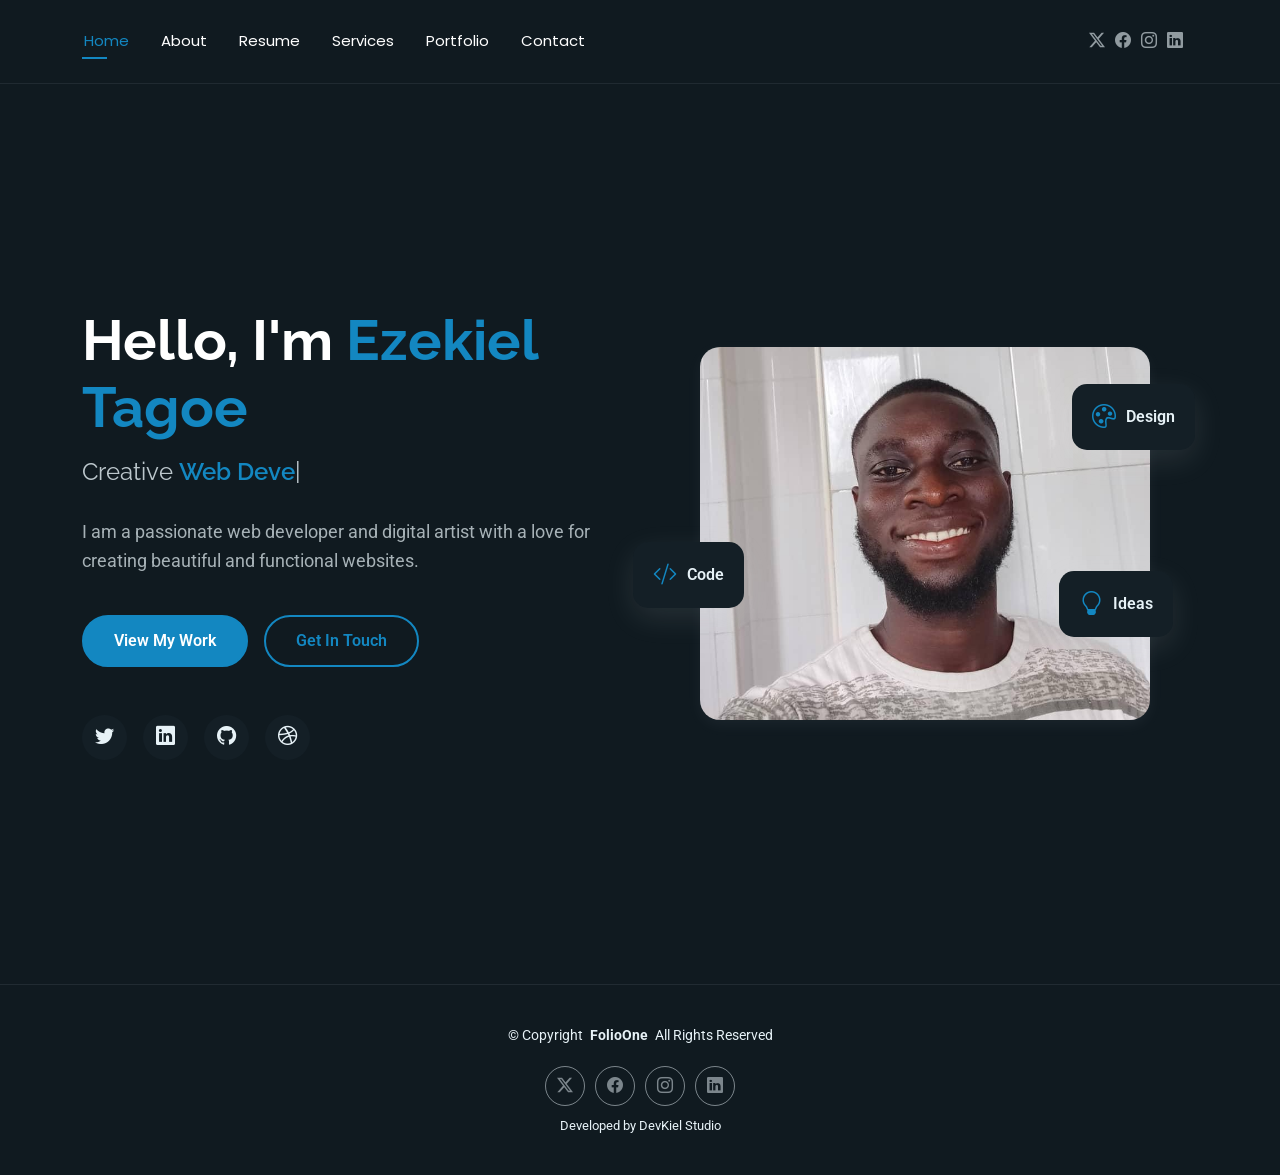
<file: index.html>
<!DOCTYPE html>
<html lang="en">

<head>
  <meta charset="utf-8">
  <meta content="width=device-width, initial-scale=1.0" name="viewport">
  <title>Index - FolioOne Bootstrap Template</title>
  <meta name="description" content="">
  <meta name="keywords" content="">

  <!-- Favicons -->
  <link href="assets/img/favicon.png" rel="icon">
  <link href="assets/img/apple-touch-icon.png" rel="apple-touch-icon">

  <!-- Fonts -->
  <link href="https://fonts.googleapis.com" rel="preconnect">
  <link href="https://fonts.gstatic.com" rel="preconnect" crossorigin>
  <link href="https://fonts.googleapis.com/css2?family=Roboto:ital,wght@0,100;0,300;0,400;0,500;0,700;0,900;1,100;1,300;1,400;1,500;1,700;1,900&family=Poppins:ital,wght@0,100;0,200;0,300;0,400;0,500;0,600;0,700;0,800;0,900;1,100;1,200;1,300;1,400;1,500;1,600;1,700;1,800;1,900&family=Raleway:ital,wght@0,100;0,200;0,300;0,400;0,500;0,600;0,700;0,800;0,900;1,100;1,200;1,300;1,400;1,500;1,600;1,700;1,800;1,900&display=swap" rel="stylesheet">

  <!-- Vendor CSS Files -->
  <link href="assets/vendor/bootstrap/css/bootstrap.min.css" rel="stylesheet">
  <link href="assets/vendor/bootstrap-icons/bootstrap-icons.css" rel="stylesheet">
  <link href="assets/vendor/aos/aos.css" rel="stylesheet">
  <link href="assets/vendor/swiper/swiper-bundle.min.css" rel="stylesheet">
  <link href="assets/vendor/glightbox/css/glightbox.min.css" rel="stylesheet">

  <!-- Main CSS File -->
  <link href="assets/css/main.css" rel="stylesheet">

  <!-- =======================================================
  * Template Name: FolioOne
  * Template URL: https://bootstrapmade.com/folioone-bootstrap-portfolio-website-template/
  * Updated: Aug 23 2025 with Bootstrap v5.3.7
  * Author: BootstrapMade.com
  * License: https://bootstrapmade.com/license/
  ======================================================== -->
</head>

<body class="index-page">

  <header id="header" class="header d-flex align-items-center light-background sticky-top">
    <div class="container position-relative d-flex align-items-center justify-content-between">

      <!-- <a href="index.html" class="logo d-flex align-items-center me-auto me-xl-0">
      <img src="assets/img/logo.webp" alt="">
      <h1 class="sitename">FolioOne</h1> 
    </a> -->

      <nav id="navmenu" class="navmenu">
        <ul>
          <li><a href="index.html" class="active">Home</a></li>
          <li><a href="about.html">About</a></li>
          <li><a href="resume.html">Resume</a></li>
          <li><a href="services.html">Services</a></li>
          <li><a href="portfolio.html">Portfolio</a></li>
         
          <li><a href="contact.html">Contact</a></li>
        </ul>
        <i class="mobile-nav-toggle d-xl-none bi bi-list"></i>
      </nav>

      <div class="header-social-links">
        <a href="#" class="twitter"><i class="bi bi-twitter-x"></i></a>
        <a href="#" class="facebook"><i class="bi bi-facebook"></i></a>
        <a href="#" class="instagram"><i class="bi bi-instagram"></i></a>
        <a href="#" class="linkedin"><i class="bi bi-linkedin"></i></a>
      </div>

    </div>
  </header>

  <main class="main">

    <!-- Hero Section -->
    <section id="hero" class="hero section">

      <div class="container" data-aos="fade-up" data-aos-delay="100">

        <div class="row gy-4 align-items-center">
          <div class="col-lg-6 order-2 order-lg-1">
            <div class="hero-content">
              <h1 data-aos="fade-up" data-aos-delay="200">Hello, I'm <span class="highlight">Ezekiel Tagoe</span></h1>
              <h2 data-aos="fade-up" data-aos-delay="300">Creative <span class="typed" data-typed-items="Web Developer, Digital Artist, "></span></h2>
              <p data-aos="fade-up" data-aos-delay="400">I am a passionate web developer and digital artist with a love for creating beautiful and functional websites.</p>
              <div class="hero-actions" data-aos="fade-up" data-aos-delay="500">
                <a href="portfolio.html" class="btn btn-primary">View My Work</a>
                <a href="contact.html" class="btn btn-outline">Get In Touch</a>
              </div>
              <div class="social-links" data-aos="fade-up" data-aos-delay="600">
                <a href="#"><i class="bi bi-twitter"></i></a>
                <a href="#"><i class="bi bi-linkedin"></i></a>
                <a href="#"><i class="bi bi-github"></i></a>
                <a href="#"><i class="bi bi-dribbble"></i></a>
              </div>
            </div>
          </div>
          <div class="col-lg-6 order-1 order-lg-2">
            <div class="hero-image" data-aos="zoom-in" data-aos-delay="300">
              <div class="image-wrapper">
                <img src="assets/img/profile/Porfolio pic.jpeg" alt="Ezekiel Tagoe" class="img-fluid">
                <div class="floating-elements">
                  <div class="floating-card design" data-aos="fade-left" data-aos-delay="700">
                    <i class="bi bi-palette"></i>
                    <span>Design</span>
                  </div>
                  <div class="floating-card code" data-aos="fade-right" data-aos-delay="800">
                    <i class="bi bi-code-slash"></i>
                    <span>Code</span>
                  </div>
                  <div class="floating-card creativity" data-aos="fade-up" data-aos-delay="900">
                    <i class="bi bi-lightbulb"></i>
                    <span>Ideas</span>
                  </div>
                </div>
              </div>
            </div>
          </div>
        </div>

      </div>

    </section><!-- /Hero Section -->

  </main>

  <footer id="footer" class="footer">

    <div class="container">
      <div class="copyright text-center ">
        <p>© <span>Copyright</span> <strong class="px-1 sitename">FolioOne</strong> <span>All Rights Reserved<br></span></p>
      </div>
      <div class="social-links d-flex justify-content-center">
        <a href=""><i class="bi bi-twitter-x"></i></a>
        <a href=""><i class="bi bi-facebook"></i></a>
        <a href=""><i class="bi bi-instagram"></i></a>
        <a href="https://www.linkedin.com/in/ezekiel-tagoe-26200b238/"><i class="bi bi-linkedin"></i></a>
      </div>
      <div class="credits">
        <!-- All the links in the footer should remain intact. -->
        <!-- You can delete the links only if you've purchased the pro version. -->
        <!-- Licensing information: https://bootstrapmade.com/license/ -->
        <!-- Purchase the pro version with working PHP/AJAX contact form: [buy-url] -->
        Developed by DevKiel Studio</a>
      </div>
    </div>

  </footer>

  <!-- Scroll Top -->
  <a href="#" id="scroll-top" class="scroll-top d-flex align-items-center justify-content-center"><i class="bi bi-arrow-up-short"></i></a>

  <!-- Preloader -->
  <div id="preloader"></div>

  <!-- Vendor JS Files -->
  <script src="assets/vendor/bootstrap/js/bootstrap.bundle.min.js"></script>
  <script src="assets/vendor/php-email-form/validate.js"></script>
  <script src="assets/vendor/aos/aos.js"></script>
  <script src="assets/vendor/typed.js/typed.umd.js"></script>
  <script src="assets/vendor/waypoints/noframework.waypoints.js"></script>
  <script src="assets/vendor/purecounter/purecounter_vanilla.js"></script>
  <script src="assets/vendor/swiper/swiper-bundle.min.js"></script>
  <script src="assets/vendor/imagesloaded/imagesloaded.pkgd.min.js"></script>
  <script src="assets/vendor/isotope-layout/isotope.pkgd.min.js"></script>
  <script src="assets/vendor/glightbox/js/glightbox.min.js"></script>

  <!-- Main JS File -->
  <script src="assets/js/main.js"></script>

</body>

</html>
</file>
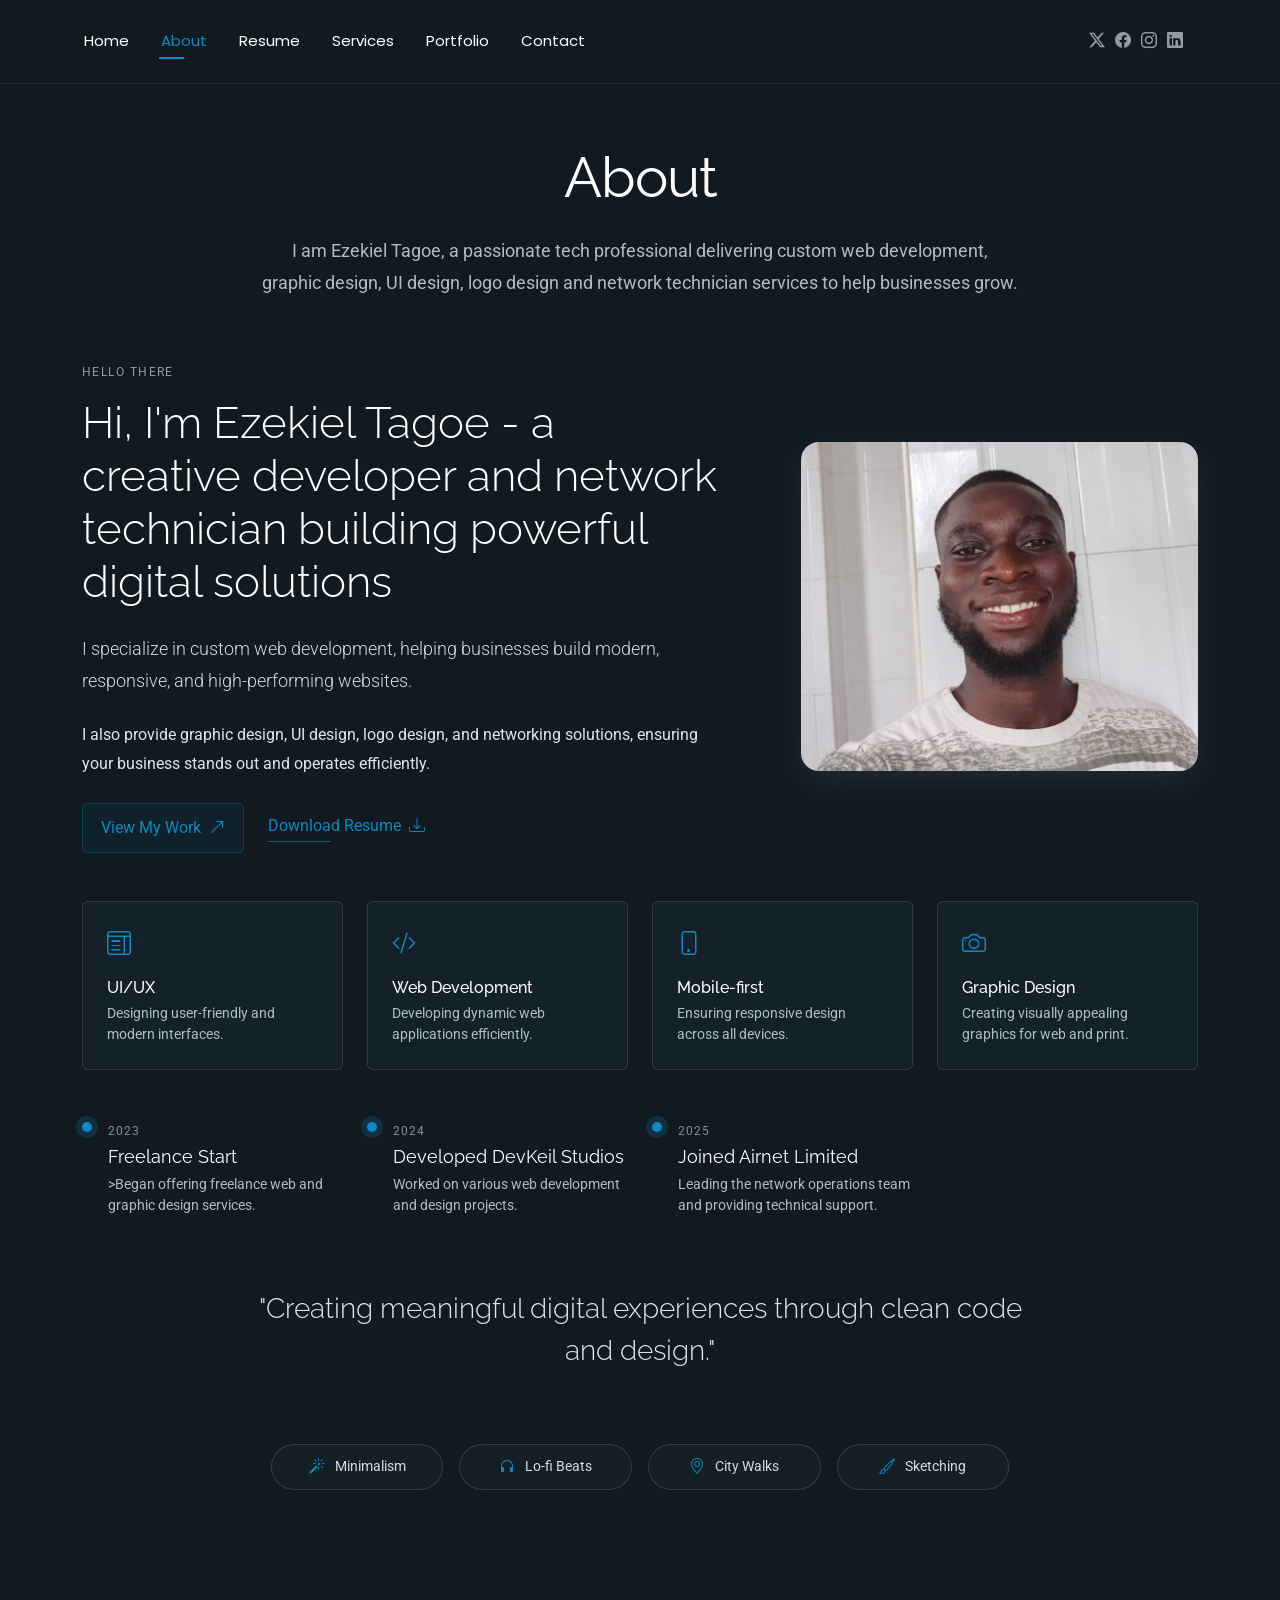
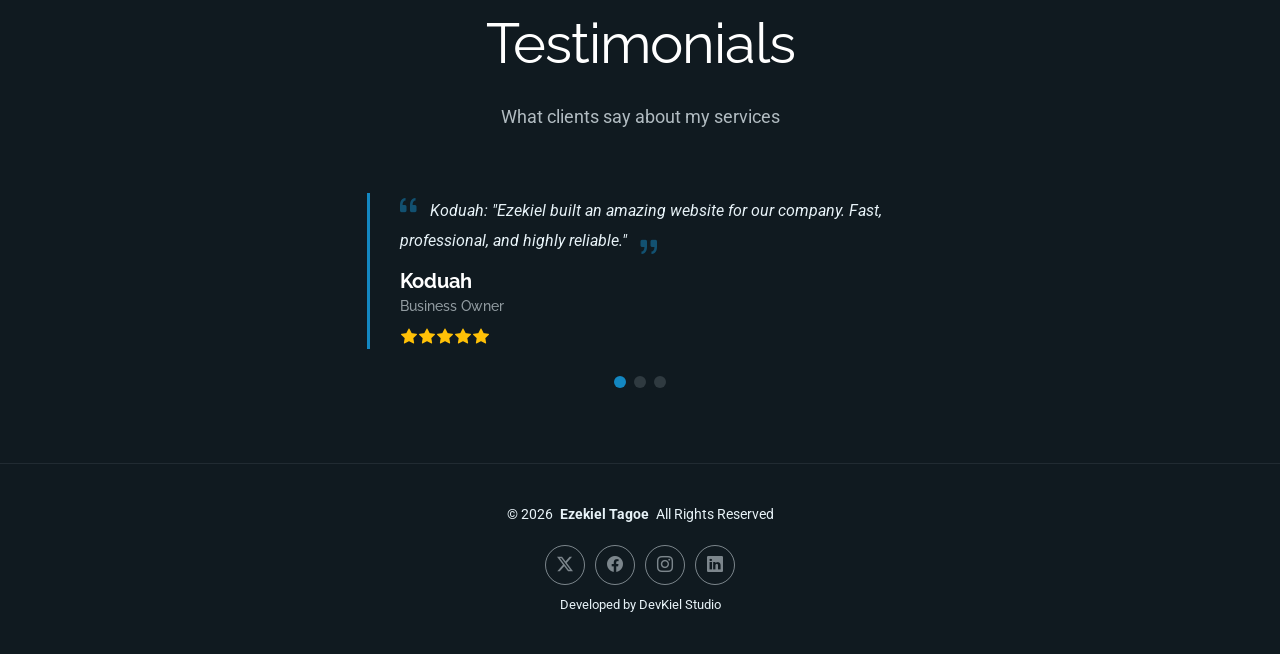
<file: about.html>
<!DOCTYPE html>
<html lang="en">

<head>
  <meta charset="utf-8">
  <meta content="width=device-width, initial-scale=1.0" name="viewport">
  <title>About - Ezekiel Tagoe Portfolio</title>
  <meta name="description" content="Ezekiel Tagoe - Web Developer, Graphic Designer, UI Designer, Logo Designer and Network Technician">
  <meta name="keywords" content="Web Developer Ghana, Graphic Design, UI Design, Logo Design, Network Technician">

  <!-- Favicons -->
  <link href="assets/img/favicon.png" rel="icon">
  <link href="assets/img/apple-touch-icon.png" rel="apple-touch-icon">

  <!-- Fonts -->
  <link href="https://fonts.googleapis.com" rel="preconnect">
  <link href="https://fonts.gstatic.com" rel="preconnect" crossorigin>
  <link href="https://fonts.googleapis.com/css2?family=Roboto&family=Poppins&family=Raleway&display=swap" rel="stylesheet">

  <!-- Vendor CSS Files -->
  <link href="assets/vendor/bootstrap/css/bootstrap.min.css" rel="stylesheet">
  <link href="assets/vendor/bootstrap-icons/bootstrap-icons.css" rel="stylesheet">
  <link href="assets/vendor/aos/aos.css" rel="stylesheet">
  <link href="assets/vendor/swiper/swiper-bundle.min.css" rel="stylesheet">
  <link href="assets/vendor/glightbox/css/glightbox.min.css" rel="stylesheet">

  <!-- Main CSS File -->
  <link href="assets/css/main.css" rel="stylesheet">
</head>

<body class="about-page">

<header id="header" class="header d-flex align-items-center light-background sticky-top">
<div class="container position-relative d-flex align-items-center justify-content-between">

<nav id="navmenu" class="navmenu">
<ul>
<li><a href="index.html">Home</a></li>
<li><a href="about.html" class="active">About</a></li>
<li><a href="resume.html">Resume</a></li>
<li><a href="services.html">Services</a></li>
<li><a href="portfolio.html">Portfolio</a></li>
<li><a href="contact.html">Contact</a></li>
</ul>
<i class="mobile-nav-toggle d-xl-none bi bi-list"></i>
</nav>

<div class="header-social-links">
<a href="#"><i class="bi bi-twitter-x"></i></a>
<a href="#"><i class="bi bi-facebook"></i></a>
<a href="#"><i class="bi bi-instagram"></i></a>
<a href="#"><i class="bi bi-linkedin"></i></a>
</div>

</div>
</header>

<main class="main">

<!-- About Section -->
<section id="about" class="about section">

<div class="container section-title" data-aos="fade-up">
<h2>About</h2>
<p>I am Ezekiel Tagoe, a passionate tech professional delivering custom web development, graphic design, UI design, logo design and network technician services to help businesses grow.</p>
</div>

<div class="container" data-aos="fade-up" data-aos-delay="100">

<!-- Intro + Photo -->
<div class="row align-items-center justify-content-between gy-5 mb-5">
<div class="col-lg-7" data-aos="fade-right" data-aos-delay="150">
<div class="intro-content">
<span class="eyebrow">Hello there</span>
<h2 class="headline">Hi, I'm Ezekiel Tagoe - a creative developer and network technician building powerful digital solutions</h2>
<p class="lead">
I specialize in custom web development, helping businesses build modern, responsive, and high-performing websites.
</p>
<p>
I also provide graphic design, UI design, logo design, and networking solutions, ensuring your business stands out and operates efficiently.
</p>
<div class="cta-group">
<a href="portfolio.html" class="btn-ghost">
View My Work <i class="bi bi-arrow-up-right"></i>
</a>
<a href="#" class="link-underline">
Download Resume <i class="bi bi-download"></i>
</a>
</div>
</div>
</div>

<div class="col-lg-5" data-aos="zoom-in" data-aos-delay="250">
<figure class="profile-figure text-center text-lg-end">
<img src="assets/img/profile/Porfolio pic.jpeg" alt="Portrait of Ezekiel" class="img-fluid profile-photo">
</figure>
</div>
</div>
<!-- End Intro + Photo -->

<!-- Skills Grid -->
<div class="mb-5">
<div class="row g-4">
<div class="col-6 col-md-4 col-lg-3" data-aos="fade-up" data-aos-delay="120">
<div class="skill-item">
<i class="bi bi-layout-text-window"></i>
<h3>UI/UX</h3>
<p>Designing user-friendly and modern interfaces.</p>
</div>
</div>
<div class="col-6 col-md-4 col-lg-3" data-aos="fade-up" data-aos-delay="180">
<div class="skill-item">
<i class="bi bi-code-slash"></i>
<h3>Web Development</h3>
<p>Developing dynamic web applications efficiently.</p>
</div>
</div>
<div class="col-6 col-md-4 col-lg-3" data-aos="fade-up" data-aos-delay="240">
<div class="skill-item">
<i class="bi bi-phone"></i>
<h3>Mobile-first</h3>
<p>Ensuring responsive design across all devices.</p>
</div>
</div>
<div class="col-6 col-md-4 col-lg-3" data-aos="fade-up" data-aos-delay="300">
<div class="skill-item">
<i class="bi bi-camera"></i>
<h3>Graphic Design</h3>
<p>Creating visually appealing graphics for web and print.</p>
</div>
</div>
</div>
</div>
<!-- End Skills Grid -->

<!-- Journey Timeline -->
<div class="mb-5">
<div class="row g-4">
<div class="col-md-6 col-lg-3" data-aos="fade-up" data-aos-delay="120">
<article class="timeline-item">
<span class="dot"></span>
<time>2023</time>
<h4>Freelance Start</h4>
<p>>Began offering freelance web and graphic design services.</p>
</article>
</div>

<div class="col-md-6 col-lg-3" data-aos="fade-up" data-aos-delay="240">
<article class="timeline-item">
<span class="dot"></span>
<time>2024</time>
<h4> Developed DevKeil Studios</h4>
<p>Worked on various web  development and design projects.</p>
</article>
</div>
<div class="col-md-6 col-lg-3" data-aos="fade-up" data-aos-delay="300">
<article class="timeline-item">
<span class="dot"></span>
<time>2025</time>
<h4>Joined Airnet Limited</h4>
<p>Leading the network operations team and providing technical support.</p>
</article>
</div>
</div>
</div>
<!-- End Journey Timeline -->

<!-- Quote -->
<blockquote class="personal-quote text-center mb-5" data-aos="fade-down" data-aos-delay="200">
<p>"Creating meaningful digital experiences through clean code and design."</p>
</blockquote>

<!-- Fun Facts -->
<div class="row g-3 justify-content-center">
<div class="col-6 col-md-3 col-lg-2" data-aos="zoom-in" data-aos-delay="120">
<div class="fact-pill">
<i class="bi bi-magic"></i>
<span>Minimalism</span>
</div>
</div>
<div class="col-6 col-md-3 col-lg-2" data-aos="zoom-in" data-aos-delay="160">
<div class="fact-pill">
<i class="bi bi-headphones"></i>
<span>Lo-fi Beats</span>
</div>
</div>
<div class="col-6 col-md-3 col-lg-2" data-aos="zoom-in" data-aos-delay="200">
<div class="fact-pill">
<i class="bi bi-geo-alt"></i>
<span>City Walks</span>
</div>
</div>
<div class="col-6 col-md-3 col-lg-2" data-aos="zoom-in" data-aos-delay="240">
<div class="fact-pill">
<i class="bi bi-brush"></i>
<span>Sketching</span>
</div>
</div>
</div>

</div>

</section><!-- /About Section -->

<!-- Testimonials Section -->
<section id="testimonials" class="testimonials section">

<div class="container section-title" data-aos="fade-up">
<h2>Testimonials</h2>
<p>What clients say about my services</p>
</div>

<div class="container" data-aos="fade-up" data-aos-delay="100">

<div class="swiper init-swiper">
<script type="application/json" class="swiper-config">
{
"loop": true,
"speed": 600,
"autoplay": {"delay": 5000},
"slidesPerView": "auto",
"pagination": {"el": ".swiper-pagination","type": "bullets","clickable": true}
}
</script>
<div class="swiper-wrapper">

<div class="swiper-slide">
<div class="testimonial-item">
<div class="row gy-4 justify-content-center">
<div class="col-lg-6">
<div class="testimonial-content">
<p><i class="bi bi-quote quote-icon-left"></i>
<span>Koduah: "Ezekiel built an amazing website for our company. Fast, professional, and highly reliable."</span>
<i class="bi bi-quote quote-icon-right"></i></p>
<h3>Koduah</h3>
<h4>Business Owner</h4>
<div class="stars">
<i class="bi bi-star-fill"></i><i class="bi bi-star-fill"></i><i class="bi bi-star-fill"></i><i class="bi bi-star-fill"></i><i class="bi bi-star-fill"></i>
</div>
</div>
</div>
</div>
</div>
</div>

<div class="swiper-slide">
<div class="testimonial-item">
<div class="row gy-4 justify-content-center">
<div class="col-lg-6">
<div class="testimonial-content">
<p><i class="bi bi-quote quote-icon-left"></i>
<span>Anastasia: "Professional design work and excellent communication. Truly a pleasure to work with."</span>
<i class="bi bi-quote quote-icon-right"></i></p>
<h3>Anastasia</h3>
<h4>Entrepreneur</h4>
<div class="stars">
<i class="bi bi-star-fill"></i><i class="bi bi-star-fill"></i><i class="bi bi-star-fill"></i><i class="bi bi-star-fill"></i><i class="bi bi-star-fill"></i>
</div>
</div>
</div>
</div>
</div>
</div>

<div class="swiper-slide">
<div class="testimonial-item">
<div class="row gy-4 justify-content-center">
<div class="col-lg-6">
<div class="testimonial-content">
<p><i class="bi bi-quote quote-icon-left"></i>
<span>Desmond: "Network setup and maintenance was seamless. Everything works perfectly now!"</span>
<i class="bi bi-quote quote-icon-right"></i></p>
<h3>Desmond</h3>
<h4>Client</h4>
<div class="stars">
<i class="bi bi-star-fill"></i><i class="bi bi-star-fill"></i><i class="bi bi-star-fill"></i><i class="bi bi-star-fill"></i><i class="bi bi-star-fill"></i>
</div>
</div>
</div>
</div>
</div>
</div>

</div>
<div class="swiper-pagination"></div>
</div>

</div>
</section><!-- /Testimonials Section -->

</main>

<footer id="footer" class="footer">

<div class="container">
<div class="copyright text-center ">
<p>© 2026 <strong class="px-1 sitename">Ezekiel Tagoe</strong> All Rights Reserved</p>
</div>
<div class="social-links d-flex justify-content-center">
<a href="#"><i class="bi bi-twitter-x"></i></a>
<a href="#"><i class="bi bi-facebook"></i></a>
<a href="#"><i class="bi bi-instagram"></i></a>
<a href="https://www.linkedin.com/in/ezekiel-tagoe-26200b238/"><i class="bi bi-linkedin"></i></a>
</div>
<div class="credits">
Developed by DevKiel Studio</a>
</div>
</div>

</footer>

<!-- Scroll Top -->
<a href="#" id="scroll-top" class="scroll-top d-flex align-items-center justify-content-center"><i class="bi bi-arrow-up-short"></i></a>

<!-- Vendor JS Files -->
<script src="assets/vendor/bootstrap/js/bootstrap.bundle.min.js"></script>
<script src="assets/vendor/php-email-form/validate.js"></script>
<script src="assets/vendor/aos/aos.js"></script>
<script src="assets/vendor/typed.js/typed.umd.js"></script>
<script src="assets/vendor/waypoints/noframework.waypoints.js"></script>
<script src="assets/vendor/purecounter/purecounter_vanilla.js"></script>
<script src="assets/vendor/swiper/swiper-bundle.min.js"></script>
<script src="assets/vendor/imagesloaded/imagesloaded.pkgd.min.js"></script>
<script src="assets/vendor/isotope-layout/isotope.pkgd.min.js"></script>
<script src="assets/vendor/glightbox/js/glightbox.min.js"></script>

<!-- Main JS File -->
<script src="assets/js/main.js"></script>

</body>
</html>
</file>
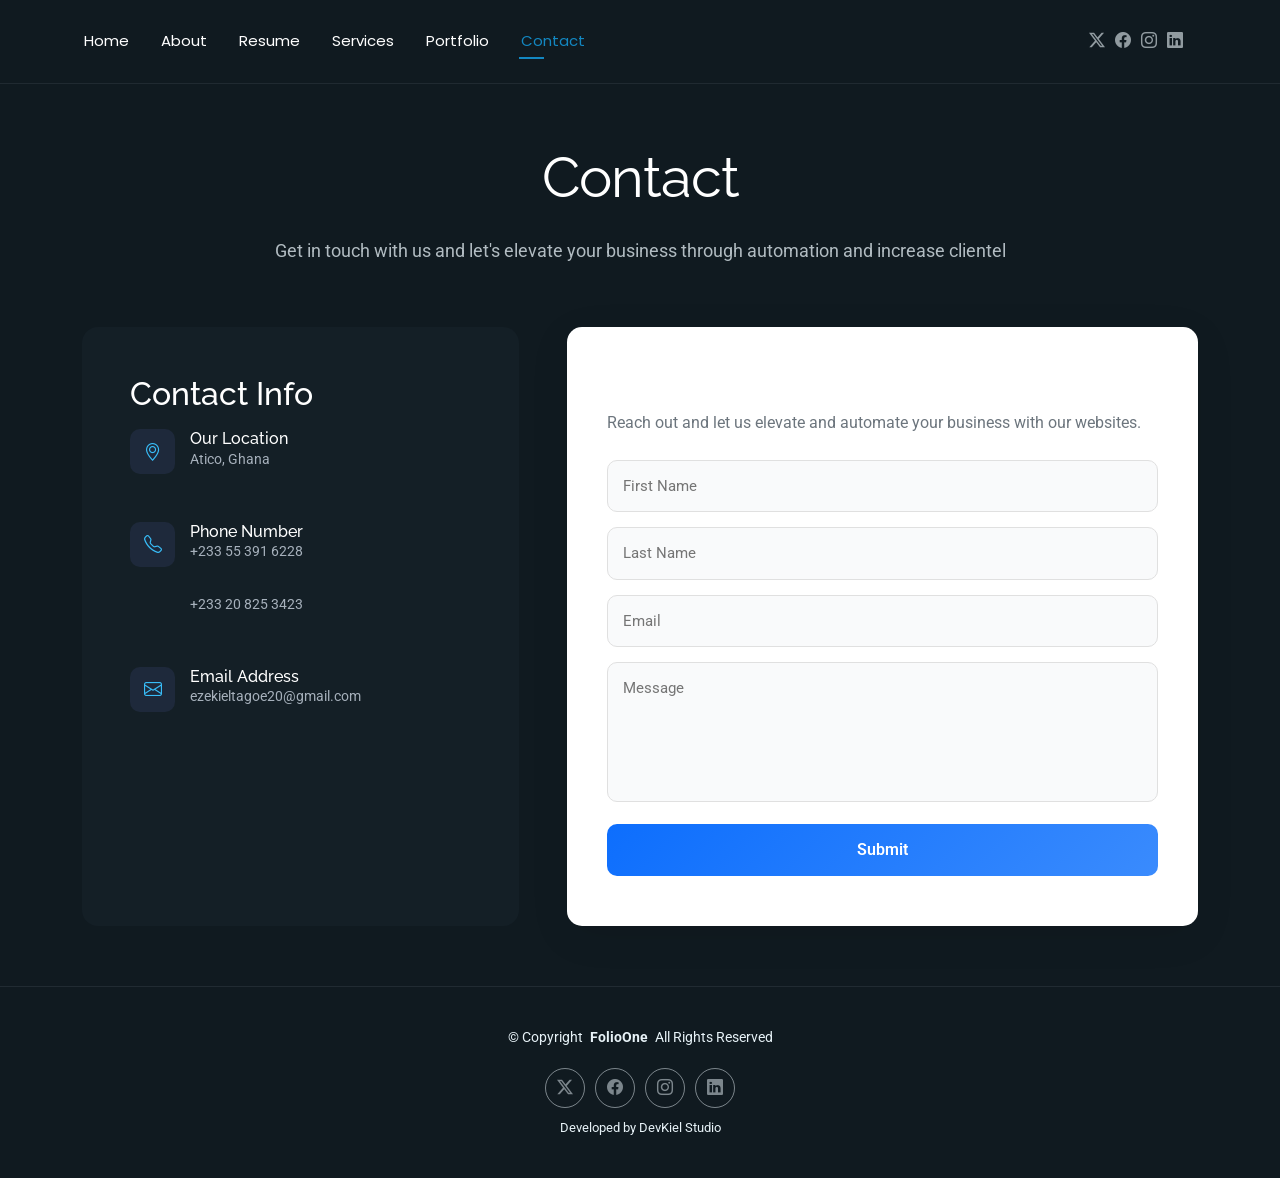
<file: contact.html>
<!DOCTYPE html>
<html lang="en">

<head>
  <meta charset="utf-8">
  <meta content="width=device-width, initial-scale=1.0" name="viewport">
  <title>Contact - FolioOne Bootstrap Template</title>
  <meta name="description" content="">
  <meta name="keywords" content="">

  <!-- Favicons -->
  <link href="assets/img/favicon.png" rel="icon">
  <link href="assets/img/apple-touch-icon.png" rel="apple-touch-icon">

  <!-- Fonts -->
  <link href="https://fonts.googleapis.com" rel="preconnect">
  <link href="https://fonts.gstatic.com" rel="preconnect" crossorigin>
  <link
    href="https://fonts.googleapis.com/css2?family=Roboto:ital,wght@0,100;0,300;0,400;0,500;0,700;0,900;1,100;1,300;1,400;1,500;1,700;1,900&family=Poppins:ital,wght@0,100;0,200;0,300;0,400;0,500;0,600;0,700;0,800;0,900;1,100;1,200;1,300;1,400;1,500;1,600;1,700;1,800;1,900&family=Raleway:ital,wght@0,100;0,200;0,300;0,400;0,500;0,600;0,700;0,800;0,900;1,100;1,200;1,300;1,400;1,500;1,600;1,700;1,800;1,900&display=swap"
    rel="stylesheet">

  <!-- Vendor CSS Files -->
  <link href="assets/vendor/bootstrap/css/bootstrap.min.css" rel="stylesheet">
  <link href="assets/vendor/bootstrap-icons/bootstrap-icons.css" rel="stylesheet">
  <link href="assets/vendor/aos/aos.css" rel="stylesheet">
  <link href="assets/vendor/swiper/swiper-bundle.min.css" rel="stylesheet">
  <link href="assets/vendor/glightbox/css/glightbox.min.css" rel="stylesheet">

  <!-- Main CSS File -->
  <link href="assets/css/main.css" rel="stylesheet">
</head>

<body class="contact-page">

  <header id="header" class="header d-flex align-items-center light-background sticky-top">
    <div class="container position-relative d-flex align-items-center justify-content-between">

      <nav id="navmenu" class="navmenu">
        <ul>
          <li><a href="index.html">Home</a></li>
          <li><a href="about.html">About</a></li>
          <li><a href="resume.html">Resume</a></li>
          <li><a href="services.html">Services</a></li>
          <li><a href="portfolio.html">Portfolio</a></li>
          <li><a href="contact.html" class="active">Contact</a></li>
        </ul>
        <i class="mobile-nav-toggle d-xl-none bi bi-list"></i>
      </nav>

      <div class="header-social-links">
        <a href="#" class="twitter"><i class="bi bi-twitter-x"></i></a>
        <a href="#" class="facebook"><i class="bi bi-facebook"></i></a>
        <a href="#" class="instagram"><i class="bi bi-instagram"></i></a>
        <a href="#" class="linkedin"><i class="bi bi-linkedin"></i></a>
      </div>

    </div>
  </header>

  <main class="main">

    <!-- Contact Section -->
    <section id="contact" class="contact section">

      <!-- Section Title -->
      <div class="container section-title" data-aos="fade-up">
        <h2>Contact</h2>
        <p>Get in touch with us and let's elevate your business through automation and increase clientel</p>
      </div><!-- End Section Title -->

      <div class="container" data-aos="fade-up" data-aos-delay="100">

        <div class="row g-4 g-lg-5">
          <div class="col-lg-5">
            <div class="info-box" data-aos="fade-up" data-aos-delay="200">
              <h3>Contact Info</h3>

              <div class="info-item" data-aos="fade-up" data-aos-delay="300">
                <div class="icon-box">
                  <i class="bi bi-geo-alt"></i>
                </div>
                <div class="content">
                  <h4>Our Location</h4>
                  <p>Atico, Ghana</p>
                </div>
              </div>

              <div class="info-item" data-aos="fade-up" data-aos-delay="400">
                <div class="icon-box">
                  <i class="bi bi-telephone"></i>
                </div>
                <div class="content">
                  <h4>Phone Number</h4>
                  <p>+233 55 391 6228</p>
                  <p>+233 20 825 3423</p>
                </div>
              </div>

              <div class="info-item" data-aos="fade-up" data-aos-delay="500">
                <div class="icon-box">
                  <i class="bi bi-envelope"></i>
                </div>
                <div class="content">
                  <h4>Email Address</h4>
                  <p>ezekieltagoe20@gmail.com</p>
                </div>
              </div>
            </div>
          </div>

          <div class="col-lg-7">
            <div class="contact-form" data-aos="fade-up" data-aos-delay="300">
              <h3>Get In Touch</h3>
              <p>Reach out and let us elevate and automate your business with our websites.</p>

              <!-- Forminit Form -->
              <script src="https://forminit.com/sdk/v1/forminit.js"></script>
              <form id="contact-form">
                <input type="text" name="fi-sender-firstName" placeholder="First Name" required />
                <input type="text" name="fi-sender-lastName" placeholder="Last Name" required />
                <input type="email" name="fi-sender-email" placeholder="Email" required />
                <textarea name="fi-text-message" placeholder="Message" required></textarea>
                <button type="submit">Submit</button>
              </form>

              <div id="result" role="status" aria-live="polite" style="margin-top:10px;color:green;font-weight:bold;"></div>

              <script>
                const forminit = new Forminit();
                const FORM_ID = "crh3ny9d1ry";
                const contactForm = document.getElementById("contact-form");
                const result = document.getElementById("result");
                const submitButton = contactForm.querySelector('button[type="submit"]');

                contactForm.addEventListener("submit", async (e) => {
                  e.preventDefault();

                  submitButton.disabled = true;
                  submitButton.textContent = "Sending...";
                  result.style.color = "inherit";
                  result.textContent = "Sending your message...";

                  try {
                    const formData = new FormData(contactForm);
                    const { error } = await forminit.submit(FORM_ID, formData);

                    if (error) {
                      throw new Error(error.message);
                    }

                    result.style.color = "green";
                    result.textContent = "Message sent successfully!";
                    contactForm.reset();
                  } catch (error) {
                    result.style.color = "red";
                    result.textContent = error.message || "Unable to send your message. Please try again.";
                  } finally {
                    submitButton.disabled = false;
                    submitButton.textContent = "Submit";
                  }
                });
              </script>
              <!-- End Forminit Form -->

            </div>
          </div>

        </div>

      </div>

    </section><!-- /Contact Section -->

  </main>

  <footer id="footer" class="footer">

    <div class="container">
      <div class="copyright text-center">
        <p>© <span>Copyright</span> <strong class="px-1 sitename">FolioOne</strong> <span>All Rights Reserved<br></span></p>
      </div>
      <div class="social-links d-flex justify-content-center">
        <a href=""><i class="bi bi-twitter-x"></i></a>
        <a href=""><i class="bi bi-facebook"></i></a>
        <a href=""><i class="bi bi-instagram"></i></a>
        <a href="https://www.linkedin.com/in/ezekiel-tagoe-26200b238/"><i class="bi bi-linkedin"></i></a>
      </div>
      <div class="credits">
        Developed by DevKiel Studio</a>
      </div>
    </div>

  </footer>

  <!-- Scroll Top -->
  <a href="#" id="scroll-top" class="scroll-top d-flex align-items-center justify-content-center"><i
      class="bi bi-arrow-up-short"></i></a>

  <!-- Preloader -->
  <div id="preloader"></div>

  <!-- Vendor JS Files -->
  <script src="assets/vendor/bootstrap/js/bootstrap.bundle.min.js"></script>
  <script src="assets/vendor/aos/aos.js"></script>
  <script src="assets/vendor/typed.js/typed.umd.js"></script>
  <script src="assets/vendor/waypoints/noframework.waypoints.js"></script>
  <script src="assets/vendor/purecounter/purecounter_vanilla.js"></script>
  <script src="assets/vendor/swiper/swiper-bundle.min.js"></script>
  <script src="assets/vendor/imagesloaded/imagesloaded.pkgd.min.js"></script>
  <script src="assets/vendor/isotope-layout/isotope.pkgd.min.js"></script>
  <script src="assets/vendor/glightbox/js/glightbox.min.js"></script>

  <!-- Main JS File -->
  <script src="assets/js/main.js"></script>

</body>

</html>
</file>
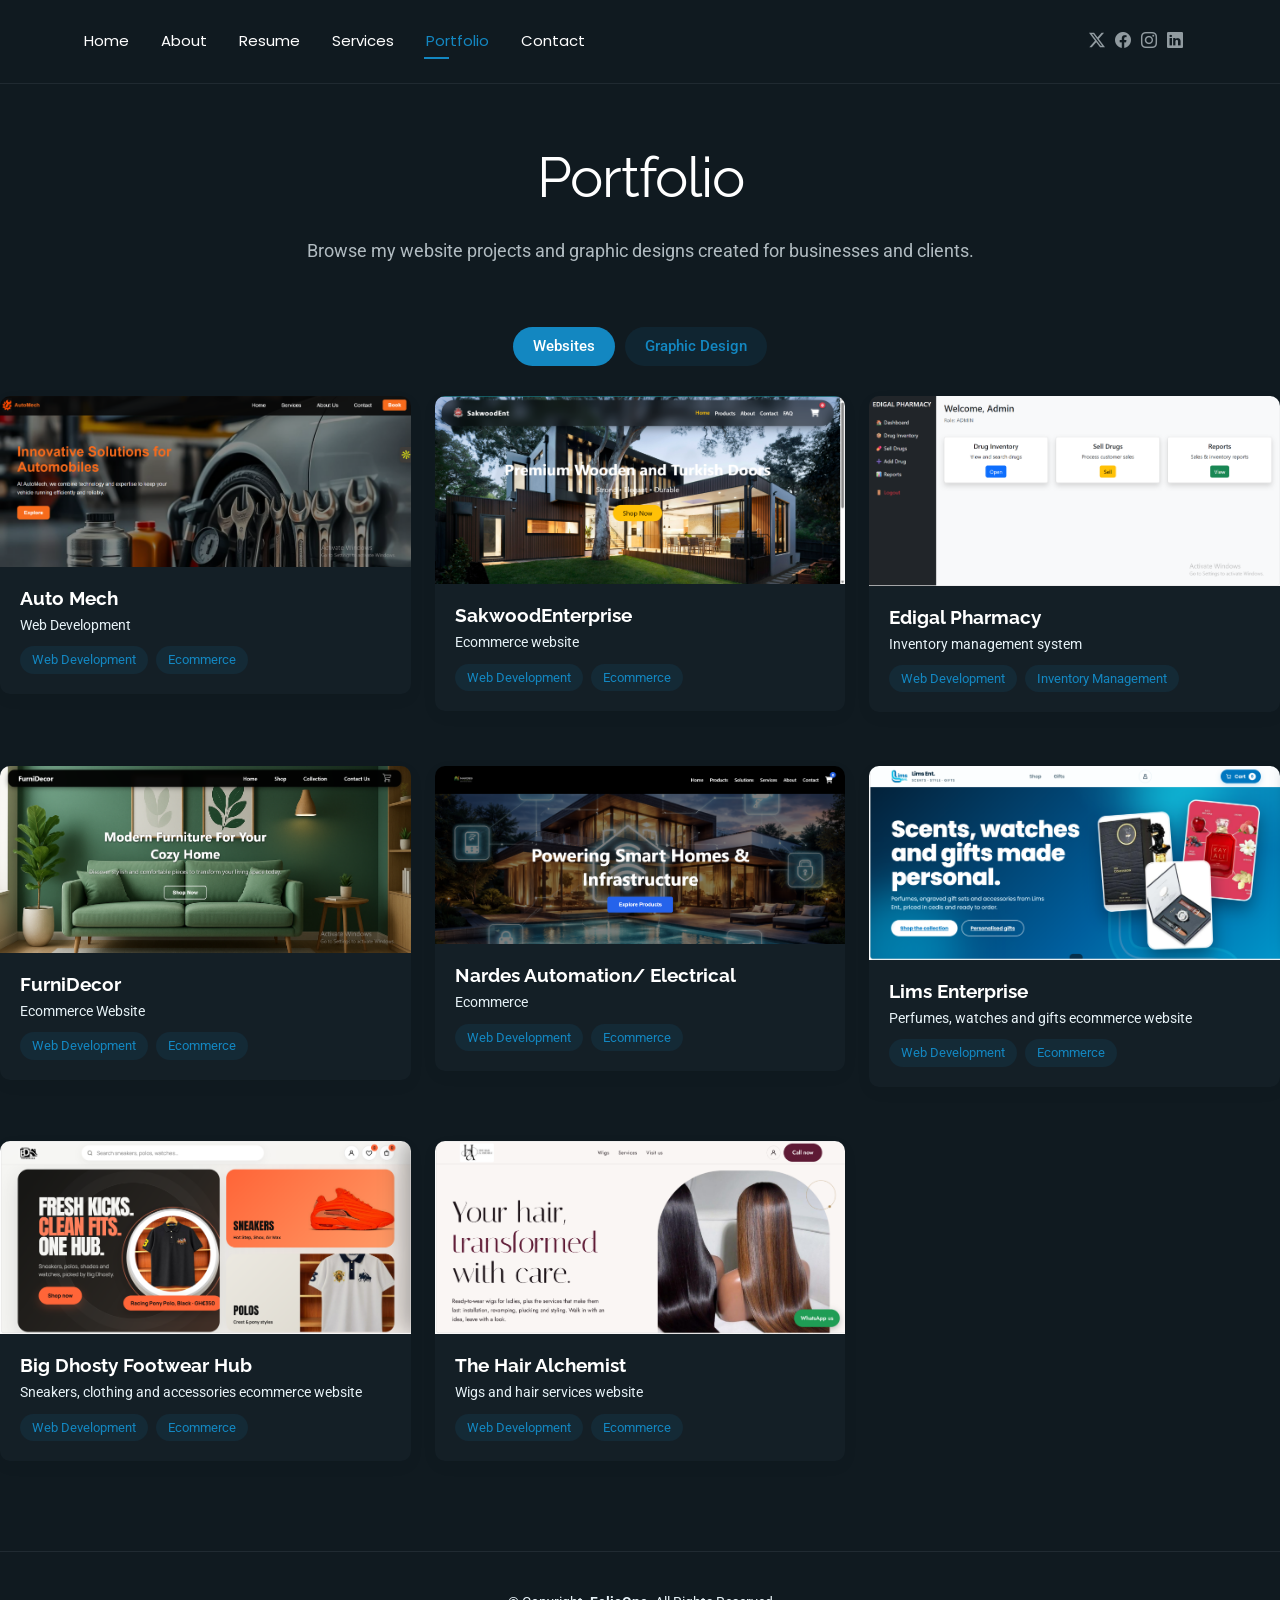
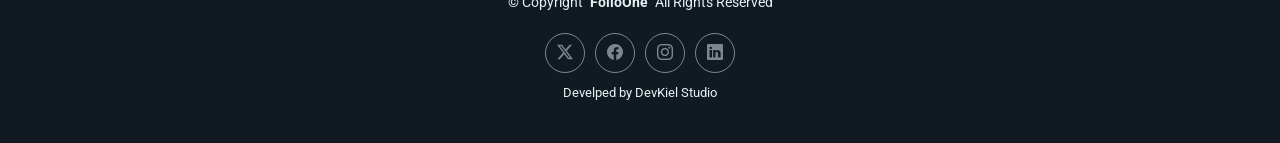
<file: portfolio.html>
<!DOCTYPE html>
<html lang="en">

<head>
  <meta charset="utf-8">
  <meta content="width=device-width, initial-scale=1.0" name="viewport">
  <title>Portfolio - FolioOne Bootstrap Template</title>
  <meta name="description" content="">
  <meta name="keywords" content="">

  <!-- Favicons -->
  <link href="assets/img/favicon.png" rel="icon">
  <link href="assets/img/apple-touch-icon.png" rel="apple-touch-icon">

  <!-- Fonts -->
  <link href="https://fonts.googleapis.com" rel="preconnect">
  <link href="https://fonts.gstatic.com" rel="preconnect" crossorigin>
  <link href="https://fonts.googleapis.com/css2?family=Roboto:ital,wght@0,100;0,300;0,400;0,500;0,700;0,900;1,100;1,300;1,400;1,500;1,700;1,900&family=Poppins:ital,wght@0,100;0,200;0,300;0,400;0,500;0,600;0,700;0,800;0,900;1,100;1,200;1,300;1,400;1,500;1,600;1,700;1,800;1,900&family=Raleway:ital,wght@0,100;0,200;0,300;0,400;0,500;0,600;0,700;0,800;0,900;1,100;1,200;1,300;1,400;1,500;1,600;1,700;1,800;1,900&display=swap" rel="stylesheet">

  <!-- Vendor CSS Files -->
  <link href="assets/vendor/bootstrap/css/bootstrap.min.css" rel="stylesheet">
  <link href="assets/vendor/bootstrap-icons/bootstrap-icons.css" rel="stylesheet">
  <link href="assets/vendor/aos/aos.css" rel="stylesheet">
  <link href="assets/vendor/swiper/swiper-bundle.min.css" rel="stylesheet">
  <link href="assets/vendor/glightbox/css/glightbox.min.css" rel="stylesheet">

  <!-- Main CSS File -->
  <link href="assets/css/main.css" rel="stylesheet">

  <!-- =======================================================
  * Template Name: FolioOne
  * Template URL: https://bootstrapmade.com/folioone-bootstrap-portfolio-website-template/
  * Updated: Aug 23 2025 with Bootstrap v5.3.7
  * Author: BootstrapMade.com
  * License: https://bootstrapmade.com/license/
  ======================================================== -->
</head>

<body class="portfolio-page"> 

  <header id="header" class="header d-flex align-items-center light-background sticky-top">
    <div class="container position-relative d-flex align-items-center justify-content-between">

      <!-- <a href="index.html" class="logo d-flex align-items-center me-auto me-xl-0">
      <img src="assets/img/logo.webp" alt="">
      <h1 class="sitename">FolioOne</h1> 
    </a> -->

      <nav id="navmenu" class="navmenu">
        <ul>
          <li><a href="index.html">Home</a></li>
          <li><a href="about.html">About</a></li>
          <li><a href="resume.html">Resume</a></li>
          <li><a href="services.html">Services</a></li>
          <li><a href="portfolio.html" class="active">Portfolio</a></li>
          
            
              
          <li><a href="contact.html">Contact</a></li>
        </ul>
        <i class="mobile-nav-toggle d-xl-none bi bi-list"></i>
      </nav>

      <div class="header-social-links">
        <a href="#" class="twitter"><i class="bi bi-twitter-x"></i></a>
        <a href="#" class="facebook"><i class="bi bi-facebook"></i></a>
        <a href="#" class="instagram"><i class="bi bi-instagram"></i></a>
        <a href="#" class="linkedin"><i class="bi bi-linkedin"></i></a>
      </div>

    </div>
  </header>

  <main class="main">

    <!-- Portfolio Section -->
    <section id="portfolio" class="portfolio section">

      <!-- Section Title -->
      <div class="container section-title" data-aos="fade-up">
        <h2>Portfolio</h2>
        <p>Browse my website projects and graphic designs created for businesses and clients.</p>
      </div><!-- End Section Title -->

      <div class="container">
        <div class="portfolio-filters" role="group" aria-label="Filter portfolio projects">
          <button type="button" class="filter-active" data-portfolio-filter="websites" aria-pressed="true">Websites</button>
          <button type="button" data-portfolio-filter="graphic-design" aria-pressed="false">Graphic Design</button>
        </div>
      </div>
 
          <div class="row gy-4 isotope-container" data-aos="fade-up" data-aos-delay="300">
            

            <div class="col-lg-4 col-md-6 portfolio-item isotope-item filter-finance">
              <div class="portfolio-card">
                <div class="portfolio-img">
                  <img src="assets/img/portfolio/auto Mech.png" alt="Portfolio Item" class="img-fluid">
                  <div class="portfolio-overlay">
                    <a href="assets/img/portfolio/auto Mech.png" class="glightbox portfolio-lightbox"><i class="bi bi-plus"></i></a>
                    <a href="https://devkiel07.github.io/AutoMech-website/" class="portfolio-details-link"><i class="bi bi-link"></i></a>
                  </div>
                </div>
                <div class="portfolio-info">
                  <h4>Auto Mech </h4>
                  <p>Web Development</p>
                  <div class="portfolio-tags">
                    <span>Web Development</span>
                    <span>  Ecommerce</span>
                  </div>
                </div>
              </div>
            </div>

            <div class="col-lg-4 col-md-6 portfolio-item isotope-item filter-operations">
              <div class="portfolio-card">
                <div class="portfolio-img">
                  <img src="assets/img/portfolio/SakwoodEnterprise _ Premium Doors - Google Chrome 3_28_2026 10_50_00 AM.png" alt="Portfolio Item" class="img-fluid">
                  <div class="portfolio-overlay">
                    <a href="assets/img/portfolio/SakwoodEnterprise _ Premium Doors - Google Chrome 3_28_2026 10_50_00 AM.png" class="glightbox portfolio-lightbox"><i class="bi bi-plus"></i></a>
                    <a href="https://sakwood-enterprise.vercel.app/" class="portfolio-details-link"><i class="bi bi-link"></i></a>
                  </div>
                </div>
                <div class="portfolio-info">
                  <h4>SakwoodEnterprise</h4>
                  <p>Ecommerce website</p>
                  <div class="portfolio-tags">
                    <span>Web Development</span>
                    <span>Ecommerce</span>
                  </div>
                </div>
              </div>
            </div>

            <div class="col-lg-4 col-md-6 portfolio-item isotope-item filter-technology">
              <div class="portfolio-card">
                <div class="portfolio-img">
                  <img src="assets/img/portfolio/Inventory Software.png" alt="Portfolio Item" class="img-fluid">
                  <div class="portfolio-overlay">
                    <a href="assets/img/portfolio/Inventory Software.png" class="glightbox portfolio-lightbox"><i class="bi bi-plus"></i></a>
                    <a href="#" class="portfolio-details-link"><i class="bi bi-link"></i></a>
                  </div>
                </div>
                <div class="portfolio-info">
                  <h4> Edigal Pharmacy</h4>
                  <p>Inventory management system</p>
                  <div class="portfolio-tags">
                    <span>  Web Development</span>
                    <span>Inventory Management</span>
                  </div>
                </div>
              </div>
            </div>

            <div class="col-lg-4 col-md-6 portfolio-item isotope-item filter-strategy">
              <div class="portfolio-card">
                <div class="portfolio-img">
                  <img src="assets/img/portfolio/E-commerce.png" alt="Portfolio Item" class="img-fluid">
                  <div class="portfolio-overlay">
                    <a href="assets/img/portfolio/E-commerce.png" class="glightbox portfolio-lightbox"><i class="bi bi-plus"></i></a>
                    <a href="#" class="portfolio-details-link"><i class="bi bi-link"></i></a>
                  </div>
                </div>
                <div class="portfolio-info">
                  <h4>FurniDecor</h4>
                  <p>Ecommerce Website</p>
                  <div class="portfolio-tags">
                    <span>Web Development</span>
                    <span>Ecommerce</span>
                  </div>
                </div>
              </div>
            </div>

            <div class="col-lg-4 col-md-6 portfolio-item isotope-item filter-finance">
              <div class="portfolio-card">
                <div class="portfolio-img">
                  <img src="assets/img/portfolio/Nardes Group _ Smart Electrical Solutions - Google Chrome 3_28_2026 11_26_46 AM.png" alt="Portfolio Item" class="img-fluid">
                  <div class="portfolio-overlay">
                    <a href="https://devkiel07.github.io/Nardes/" class="glightbox portfolio-lightbox"><i class="bi bi-plus"></i></a>
                    <a href="https://devkiel07.github.io/Nardes/" class="portfolio-details-link"><i class="bi bi-link"></i></a>
                  </div>
                </div>
                <div class="portfolio-info">
                  <h4>Nardes Automation/ Electrical </h4>
                  <p>Ecommerce</p>
                  <div class="portfolio-tags">
                    <span>Web Development</span>
                    <span>Ecommerce</span>
                  </div>
                </div>
              </div>
            </div>

            <div class="col-lg-4 col-md-6 portfolio-item isotope-item filter-operations">
              <div class="portfolio-card">
                <div class="portfolio-img">
                  <img src="assets/img/portfolio/The Hair Alchemist _ Wigs & Wig Services in Accra and 2 more pages - Profile 1 - Microsoft​ Edge 11_15_2026 6_29_34 PM.png" alt="Lims Enterprise online store" class="img-fluid">
                  <div class="portfolio-overlay">
                    <a href="assets/img/portfolio/The Hair Alchemist _ Wigs & Wig Services in Accra and 2 more pages - Profile 1 - Microsoft​ Edge 11_15_2026 6_29_34 PM.png" class="glightbox portfolio-lightbox"><i class="bi bi-plus"></i></a>
                    <a href="https://limsenterprise.vercel.app/" class="portfolio-details-link" target="_blank" rel="noopener noreferrer"><i class="bi bi-link"></i></a>
                  </div>
                </div>
                <div class="portfolio-info">
                  <h4>Lims Enterprise</h4>
                  <p>Perfumes, watches and gifts ecommerce website</p>
                  <div class="portfolio-tags">
                    <span>Web Development</span>
                    <span>Ecommerce</span>
                  </div>
                </div>
              </div>
            </div>

            <div class="col-lg-4 col-md-6 portfolio-item isotope-item filter-operations">
              <div class="portfolio-card">
                <div class="portfolio-img">
                  <img src="assets/img/portfolio/The Hair Alchemist _ Wigs & Wig Services in Accra and 2 more pages - Profile 1 - Microsoft​ Edge 11_15_2026 6_24_14 PM.png" alt="Big Dhosty Footwear Hub online store" class="img-fluid">
                  <div class="portfolio-overlay">
                    <a href="assets/img/portfolio/The Hair Alchemist _ Wigs & Wig Services in Accra and 2 more pages - Profile 1 - Microsoft​ Edge 11_15_2026 6_24_14 PM.png" class="glightbox portfolio-lightbox"><i class="bi bi-plus"></i></a>
                    <a href="https://bigdosty.vercel.app/" class="portfolio-details-link" target="_blank" rel="noopener noreferrer"><i class="bi bi-link"></i></a>
                  </div>
                </div>
                <div class="portfolio-info">
                  <h4>Big Dhosty Footwear Hub</h4>
                  <p>Sneakers, clothing and accessories ecommerce website</p>
                  <div class="portfolio-tags">
                    <span>Web Development</span>
                    <span>Ecommerce</span>
                  </div>
                </div>
              </div>
            </div>

            <div class="col-lg-4 col-md-6 portfolio-item isotope-item filter-operations">
              <div class="portfolio-card">
                <div class="portfolio-img">
                  <img src="assets/img/portfolio/The Hair Alchemist _ Wigs & Wig Services in Accra and 2 more pages - Profile 1 - Microsoft​ Edge 11_15_2026 6_20_21 PM.png" alt="The Hair Alchemist wigs and hair services website" class="img-fluid">
                  <div class="portfolio-overlay">
                    <a href="assets/img/portfolio/The Hair Alchemist _ Wigs & Wig Services in Accra and 2 more pages - Profile 1 - Microsoft​ Edge 11_15_2026 6_20_21 PM.png" class="glightbox portfolio-lightbox"><i class="bi bi-plus"></i></a>
                    <a href="https://hair-alchemist.vercel.app/" class="portfolio-details-link" target="_blank" rel="noopener noreferrer"><i class="bi bi-link"></i></a>
                  </div>
                </div>
                <div class="portfolio-info">
                  <h4>The Hair Alchemist</h4>
                  <p>Wigs and hair services website</p>
                  <div class="portfolio-tags">
                    <span>Web Development</span>
                    <span>Ecommerce</span>
                  </div>
                </div>
              </div>
            </div>

            <div class="col-12 mt-5 mb-0" data-portfolio-category="graphic-design-heading">
              <h3>Graphic Design</h3>
            </div>

            <div class="col-lg-4 col-md-6 portfolio-item isotope-item filter-graphic-design">
              <div class="portfolio-card">
                <div class="portfolio-img">
                  <img src="assets/img/portfolio/Graphic design 1.jpeg" alt="Graphic design portfolio piece 1" class="img-fluid">
                  <div class="portfolio-overlay">
                    <a href="assets/img/portfolio/Graphic design 1.jpeg" class="glightbox portfolio-lightbox"><i class="bi bi-plus"></i></a>
                  </div>
                </div>
                <div class="portfolio-info">
                  <h4>Graphic Design 1</h4>
                  <p>Graphic Design</p>
                </div>
              </div>
            </div>

            <div class="col-lg-4 col-md-6 portfolio-item isotope-item filter-graphic-design">
              <div class="portfolio-card">
                <div class="portfolio-img">
                  <img src="assets/img/portfolio/graphic design 2.jpeg" alt="Graphic design portfolio piece 2" class="img-fluid">
                  <div class="portfolio-overlay">
                    <a href="assets/img/portfolio/graphic design 2.jpeg" class="glightbox portfolio-lightbox"><i class="bi bi-plus"></i></a>
                  </div>
                </div>
                <div class="portfolio-info">
                  <h4>Graphic Design 2</h4>
                  <p>Graphic Design</p>
                </div>
              </div>
            </div>

            <div class="col-lg-4 col-md-6 portfolio-item isotope-item filter-graphic-design">
              <div class="portfolio-card">
                <div class="portfolio-img">
                  <img src="assets/img/portfolio/graphic design 3.jpeg" alt="Graphic design portfolio piece 3" class="img-fluid">
                  <div class="portfolio-overlay">
                    <a href="assets/img/portfolio/graphic design 3.jpeg" class="glightbox portfolio-lightbox"><i class="bi bi-plus"></i></a>
                  </div>
                </div>
                <div class="portfolio-info">
                  <h4>Graphic Design 3</h4>
                  <p>Graphic Design</p>
                </div>
              </div>
            </div>

            <div class="col-lg-4 col-md-6 portfolio-item isotope-item filter-graphic-design">
              <div class="portfolio-card">
                <div class="portfolio-img">
                  <img src="assets/img/portfolio/graphic design 4.png" alt="Graphic design portfolio piece 4" class="img-fluid">
                  <div class="portfolio-overlay">
                    <a href="assets/img/portfolio/graphic design 4.png" class="glightbox portfolio-lightbox"><i class="bi bi-plus"></i></a>
                  </div>
                </div>
                <div class="portfolio-info">
                  <h4>Graphic Design 4</h4>
                  <p>Graphic Design</p>
                </div>
              </div>
            </div>

            <div class="col-lg-4 col-md-6 portfolio-item isotope-item filter-graphic-design">
              <div class="portfolio-card">
                <div class="portfolio-img">
                  <img src="assets/img/portfolio/graphic design 5.png" alt="Graphic design portfolio piece 5" class="img-fluid">
                  <div class="portfolio-overlay">
                    <a href="assets/img/portfolio/graphic design 5.png" class="glightbox portfolio-lightbox"><i class="bi bi-plus"></i></a>
                  </div>
                </div>
                <div class="portfolio-info">
                  <h4>Graphic Design 5</h4>
                  <p>Graphic Design</p>
                </div>
              </div>
            </div>

            <div class="col-lg-4 col-md-6 portfolio-item isotope-item filter-graphic-design">
              <div class="portfolio-card">
                <div class="portfolio-img">
                  <img src="assets/img/portfolio/graphic design 6.png" alt="Graphic design portfolio piece 6" class="img-fluid">
                  <div class="portfolio-overlay">
                    <a href="assets/img/portfolio/graphic design 6.png" class="glightbox portfolio-lightbox"><i class="bi bi-plus"></i></a>
                  </div>
                </div>
                <div class="portfolio-info">
                  <h4>Graphic Design 6</h4>
                  <p>Graphic Design</p>
                </div>
              </div>
            </div>

            <div class="col-lg-4 col-md-6 portfolio-item isotope-item filter-graphic-design">
              <div class="portfolio-card">
                <div class="portfolio-img">
                  <img src="assets/img/portfolio/gb 7.png" alt="Graphic design portfolio piece 7" class="img-fluid">
                  <div class="portfolio-overlay">
                    <a href="assets/img/portfolio/gb 7.png" class="glightbox portfolio-lightbox"><i class="bi bi-plus"></i></a>
                  </div>
                </div>
                <div class="portfolio-info">
                  <h4>Graphic Design 7</h4>
                  <p>Graphic Design</p>
                </div>
              </div>
            </div>

            <div class="col-lg-4 col-md-6 portfolio-item isotope-item filter-graphic-design">
              <div class="portfolio-card">
                <div class="portfolio-img">
                  <img src="assets/img/portfolio/gb 8.png" alt="Graphic design portfolio piece 8" class="img-fluid">
                  <div class="portfolio-overlay">
                    <a href="assets/img/portfolio/gb 8.png" class="glightbox portfolio-lightbox"><i class="bi bi-plus"></i></a>
                  </div>
                </div>
                <div class="portfolio-info">
                  <h4>Graphic Design 8</h4>
                  <p>Graphic Design</p>
                </div>
              </div>
            </div>

            <div class="col-lg-4 col-md-6 portfolio-item isotope-item filter-graphic-design">
              <div class="portfolio-card">
                <div class="portfolio-img">
                  <img src="assets/img/portfolio/gb 9.png" alt="Graphic design portfolio piece 9" class="img-fluid">
                  <div class="portfolio-overlay">
                    <a href="assets/img/portfolio/gb 9.png" class="glightbox portfolio-lightbox"><i class="bi bi-plus"></i></a>
                  </div>
                </div>
                <div class="portfolio-info">
                  <h4>Graphic Design 9</h4>
                  <p>Graphic Design</p>
                </div>
              </div>
            </div>

            <div class="col-lg-4 col-md-6 portfolio-item isotope-item filter-graphic-design">
              <div class="portfolio-card">
                <div class="portfolio-img">
                  <img src="assets/img/portfolio/gb 10.png" alt="Graphic design portfolio piece 10" class="img-fluid">
                  <div class="portfolio-overlay">
                    <a href="assets/img/portfolio/gb 10.png" class="glightbox portfolio-lightbox"><i class="bi bi-plus"></i></a>
                  </div>
                </div>
                <div class="portfolio-info">
                  <h4>Graphic Design 10</h4>
                  <p>Graphic Design</p>
                </div>
              </div>
            </div>

            <div class="col-lg-4 col-md-6 portfolio-item isotope-item filter-graphic-design">
              <div class="portfolio-card">
                <div class="portfolio-img">
                  <img src="assets/img/portfolio/gb 11.png" alt="Graphic design portfolio piece 11" class="img-fluid">
                  <div class="portfolio-overlay">
                    <a href="assets/img/portfolio/gb 11.png" class="glightbox portfolio-lightbox"><i class="bi bi-plus"></i></a>
                  </div>
                </div>
                <div class="portfolio-info">
                  <h4>Graphic Design 11</h4>
                  <p>Graphic Design</p>
                </div>
              </div>
            </div>

            <div class="col-lg-4 col-md-6 portfolio-item isotope-item filter-graphic-design">
              <div class="portfolio-card">
                <div class="portfolio-img">
                  <img src="assets/img/portfolio/gb 12.png" alt="Graphic design portfolio piece 12" class="img-fluid">
                  <div class="portfolio-overlay">
                    <a href="assets/img/portfolio/gb 12.png" class="glightbox portfolio-lightbox"><i class="bi bi-plus"></i></a>
                  </div>
                </div>
                <div class="portfolio-info">
                  <h4>Graphic Design 12</h4>
                  <p>Graphic Design</p>
                </div>
              </div>
            </div>
           
            
          </div><!-- End Portfolio Items Container -->

        </div>

        
      </div>

    </section><!-- /Portfolio Section -->

  </main>

  <footer id="footer" class="footer">

    <div class="container">
      <div class="copyright text-center ">
        <p>© <span>Copyright</span> <strong class="px-1 sitename">FolioOne</strong> <span>All Rights Reserved<br></span></p>
      </div>
      <div class="social-links d-flex justify-content-center">
        <a href=""><i class="bi bi-twitter-x"></i></a>
        <a href=""><i class="bi bi-facebook"></i></a>
        <a href=""><i class="bi bi-instagram"></i></a>
        <a href="https://www.linkedin.com/in/ezekiel-tagoe-26200b238/"><i class="bi bi-linkedin"></i></a>
      </div>
      <div class="credits">
        <!-- All the links in the footer should remain intact. -->
        <!-- You can delete the links only if you've purchased the pro version. -->
        <!-- Licensing information: https://bootstrapmade.com/license/ -->
        <!-- Purchase the pro version with working PHP/AJAX contact form: [buy-url] -->
        Develped by DevKiel Studio</a>
      </div>
    </div>

  </footer>

  <!-- Scroll Top -->
  <a href="#" id="scroll-top" class="scroll-top d-flex align-items-center justify-content-center"><i class="bi bi-arrow-up-short"></i></a>

  <!-- Preloader -->
  <div id="preloader"></div>

  <!-- Vendor JS Files -->
  <script src="assets/vendor/bootstrap/js/bootstrap.bundle.min.js"></script>
  <script src="assets/vendor/php-email-form/validate.js"></script>
  <script src="assets/vendor/aos/aos.js"></script>
  <script src="assets/vendor/typed.js/typed.umd.js"></script>
  <script src="assets/vendor/waypoints/noframework.waypoints.js"></script>
  <script src="assets/vendor/purecounter/purecounter_vanilla.js"></script>
  <script src="assets/vendor/swiper/swiper-bundle.min.js"></script>
  <script src="assets/vendor/imagesloaded/imagesloaded.pkgd.min.js"></script>
  <script src="assets/vendor/isotope-layout/isotope.pkgd.min.js"></script>
  <script src="assets/vendor/glightbox/js/glightbox.min.js"></script>

  <!-- Main JS File -->
  <script src="assets/js/main.js"></script>
  <script>
    const portfolioSection = document.querySelector('#portfolio');
    const portfolioFilters = portfolioSection.querySelectorAll('[data-portfolio-filter]');
    const portfolioItems = portfolioSection.querySelectorAll('.portfolio-item');
    const graphicDesignHeading = portfolioSection.querySelector('[data-portfolio-category="graphic-design-heading"]');

    function showPortfolioCategory(category) {
      const showGraphicDesign = category === 'graphic-design';

      portfolioItems.forEach(function(item) {
        item.hidden = item.classList.contains('filter-graphic-design') !== showGraphicDesign;
      });
      graphicDesignHeading.hidden = !showGraphicDesign;

      portfolioFilters.forEach(function(button) {
        const isActive = button.getAttribute('data-portfolio-filter') === category;
        button.classList.toggle('filter-active', isActive);
        button.setAttribute('aria-pressed', isActive);
      });
    }

    portfolioFilters.forEach(function(button) {
      button.addEventListener('click', function() {
        showPortfolioCategory(button.getAttribute('data-portfolio-filter'));
      });
    });

    showPortfolioCategory('websites');
  </script>

</body>

</html>
</file>
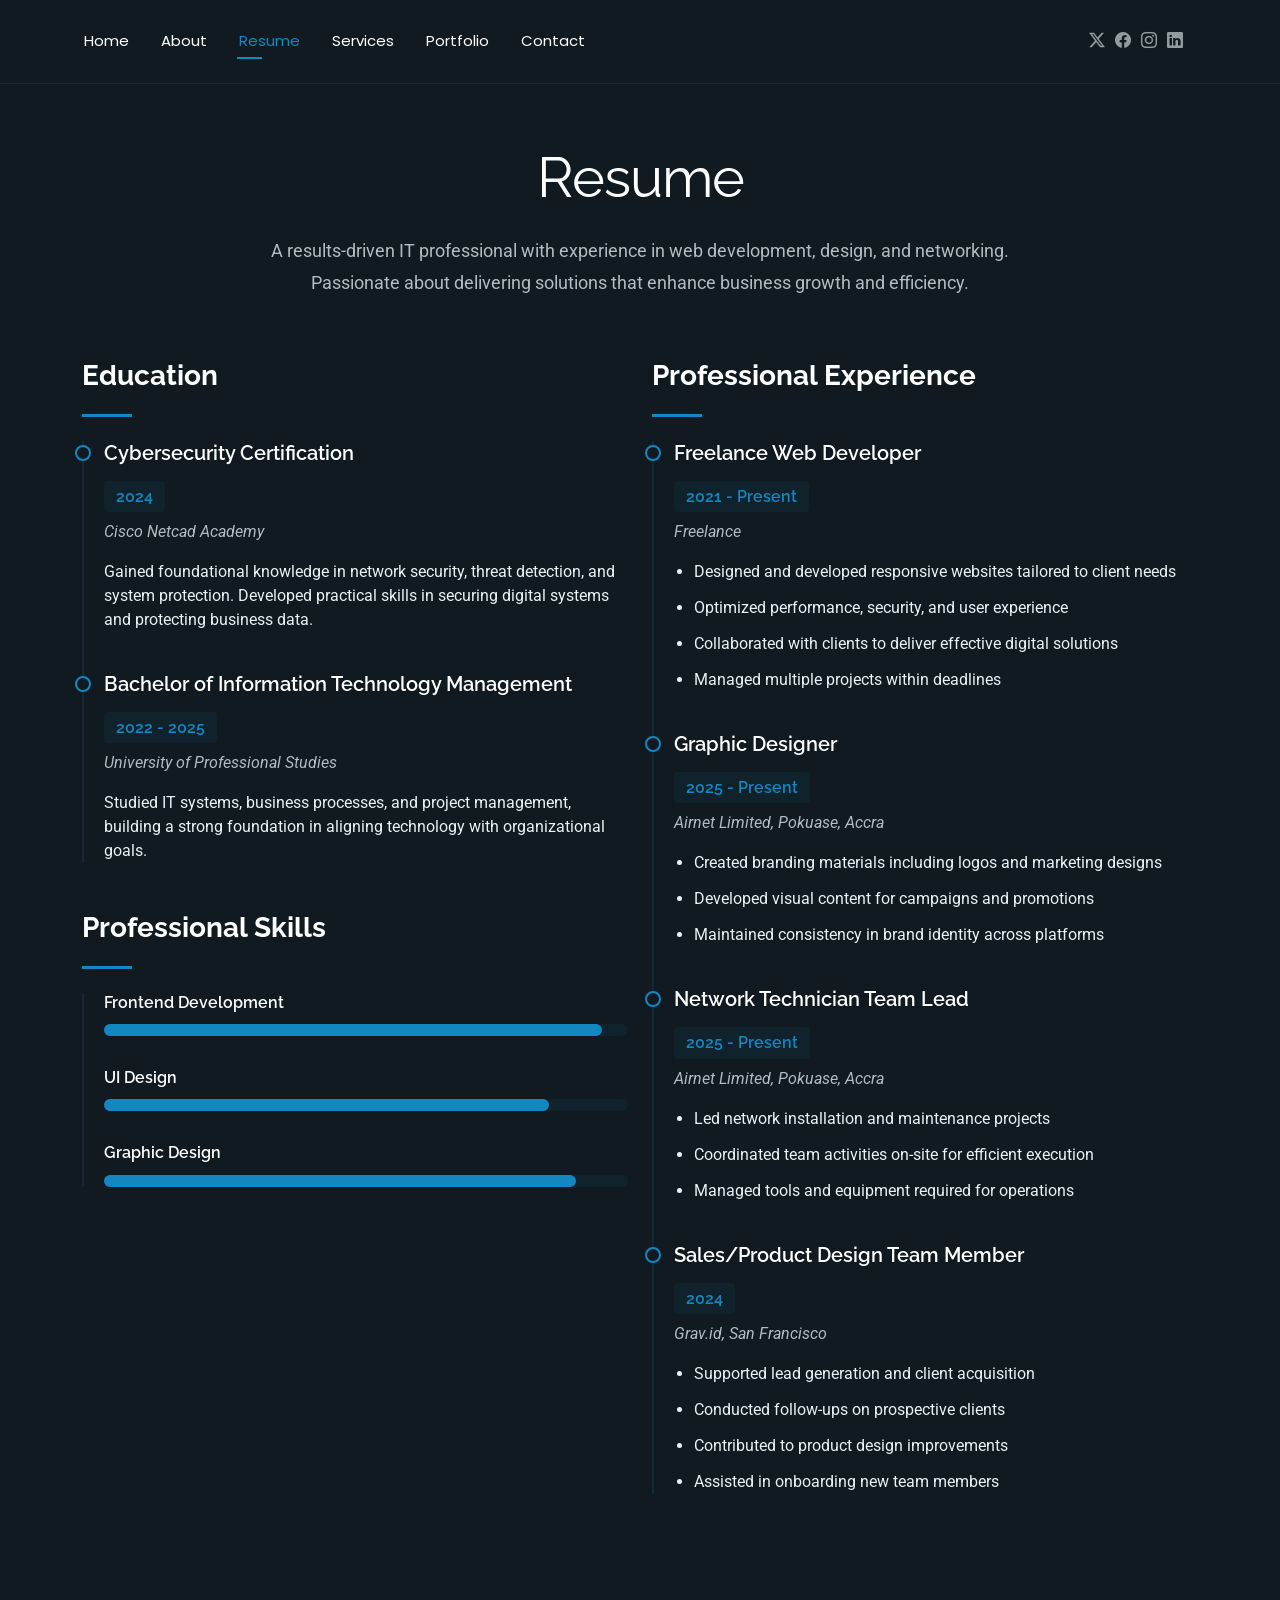
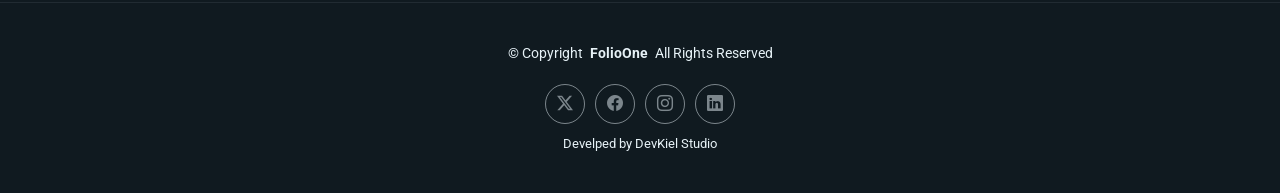
<file: resume.html>
<!DOCTYPE html>
<html lang="en">

<head>
  <meta charset="utf-8">
  <meta content="width=device-width, initial-scale=1.0" name="viewport">
  <title>Resume - FolioOne Bootstrap Template</title>
  <meta name="description" content="">
  <meta name="keywords" content="">

  <!-- Favicons -->
  <link href="assets/img/favicon.png" rel="icon">
  <link href="assets/img/apple-touch-icon.png" rel="apple-touch-icon">

  <!-- Fonts -->
  <link href="https://fonts.googleapis.com" rel="preconnect">
  <link href="https://fonts.gstatic.com" rel="preconnect" crossorigin>
  <link href="https://fonts.googleapis.com/css2?family=Roboto:ital,wght@0,100;0,300;0,400;0,500;0,700;0,900;1,100;1,300;1,400;1,500;1,700;1,900&family=Poppins:ital,wght@0,100;0,200;0,300;0,400;0,500;0,600;0,700;0,800;0,900;1,100;1,200;1,300;1,400;1,500;1,600;1,700;1,800;1,900&family=Raleway:ital,wght@0,100;0,200;0,300;0,400;0,500;0,600;0,700;0,800;0,900;1,100;1,200;1,300;1,400;1,500;1,600;1,700;1,800;1,900&display=swap" rel="stylesheet">

  <!-- Vendor CSS Files -->
  <link href="assets/vendor/bootstrap/css/bootstrap.min.css" rel="stylesheet">
  <link href="assets/vendor/bootstrap-icons/bootstrap-icons.css" rel="stylesheet">
  <link href="assets/vendor/aos/aos.css" rel="stylesheet">
  <link href="assets/vendor/swiper/swiper-bundle.min.css" rel="stylesheet">
  <link href="assets/vendor/glightbox/css/glightbox.min.css" rel="stylesheet">

  <!-- Main CSS File -->
  <link href="assets/css/main.css" rel="stylesheet">

  <!-- =======================================================
  * Template Name: FolioOne
  * Template URL: https://bootstrapmade.com/folioone-bootstrap-portfolio-website-template/
  * Updated: Aug 23 2025 with Bootstrap v5.3.7
  * Author: BootstrapMade.com
  * License: https://bootstrapmade.com/license/
  ======================================================== -->
</head>

<body class="resume-page">

  <header id="header" class="header d-flex align-items-center light-background sticky-top">
    <div class="container position-relative d-flex align-items-center justify-content-between">

      <!-- <a href="index.html" class="logo d-flex align-items-center me-auto me-xl-0">
      <img src="assets/img/logo.webp" alt="">
      <h1 class="sitename">FolioOne</h1> 
    </a> -->

      <nav id="navmenu" class="navmenu">
        <ul>
          <li><a href="index.html">Home</a></li>
          <li><a href="about.html">About</a></li>
          <li><a href="resume.html" class="active">Resume</a></li>
          <li><a href="services.html">Services</a></li>
          <li><a href="portfolio.html">Portfolio</a></li>
          
          <li><a href="contact.html">Contact</a></li>
        </ul>
        <i class="mobile-nav-toggle d-xl-none bi bi-list"></i>
      </nav>

      <div class="header-social-links">
        <a href="#" class="twitter"><i class="bi bi-twitter-x"></i></a>
        <a href="#" class="facebook"><i class="bi bi-facebook"></i></a>
        <a href="#" class="instagram"><i class="bi bi-instagram"></i></a>
        <a href="#" class="linkedin"><i class="bi bi-linkedin"></i></a>
      </div>

    </div>
  </header>

  <main class="main">

    <!-- Resume Section -->
    <section id="resume" class="resume section">

      <!-- Section Title -->
      <div class="container section-title" data-aos="fade-up">
        <h2>Resume</h2>
        <p>A results-driven IT professional with experience in web development, design, and networking. Passionate about delivering solutions that enhance business growth and efficiency.</p>
      </div><!-- End Section Title -->

      <div class="container" data-aos="fade-up" data-aos-delay="100">

        <div class="row">
          <div class="col-lg-6">

            <!-- Education Section -->
            <div class="resume-item" data-aos="fade-up">
              <h3 class="resume-title">Education</h3>

              <div class="resume-content">
                <article class="education-item">
                  <h4>Cybersecurity Certification</h4>
                  <h5>2024</h5>
                  <p class="institution"><em>Cisco Netcad Academy</em></p>
                  <p>Gained foundational knowledge in network security, threat detection, and system protection. Developed practical skills in securing digital systems and protecting business data.</p>
                </article>

                <article class="education-item">
                  <h4>Bachelor of Information Technology Management</h4>
                  <h5>2022 - 2025</h5>
                  <p class="institution"><em>University of Professional Studies</em></p>
                  <p>Studied IT systems, business processes, and project management, building a strong foundation in aligning technology with organizational goals.</p>
                </article>
              </div>
            </div><!-- End Education Section -->

            <!-- Professional Skills Section -->
            <div class="resume-item skills-animation" data-aos="fade-up">
              <h3 class="resume-title">Professional Skills</h3>

              <div class="resume-content">
                <div class="skill-item">
                  <h4>Frontend Development</h4>
                  <div class="progress">
                    <div class="progress-bar" role="progressbar" aria-valuenow="95" aria-valuemin="0" aria-valuemax="100"></div>
                  </div>
                </div>

                <div class="skill-item">
                  <h4>UI Design</h4>
                  <div class="progress">
                    <div class="progress-bar" role="progressbar" aria-valuenow="85" aria-valuemin="0" aria-valuemax="100"></div>
                  </div>
                </div>

                <div class="skill-item">
                  <h4>Graphic Design</h4>
                  <div class="progress">
                    <div class="progress-bar" role="progressbar" aria-valuenow="90" aria-valuemin="0" aria-valuemax="100"></div>
                  </div>
                </div>

              </div>
            </div><!-- End Professional Skills Section -->

          </div>

          <div class="col-lg-6">
            <!-- Experience Section -->
            <div class="resume-item" data-aos="fade-up" data-aos-delay="100">
              <h3 class="resume-title">Professional Experience</h3>

              <div class="resume-content">
                <article class="experience-item">
                  <h4>Freelance Web Developer</h4>
                  <h5>2021 - Present</h5>
                  <p class="company"><em>Freelance</em></p>
                  <ul>
                    <li>Designed and developed responsive websites tailored to client needs</li>
                    <li>Optimized performance, security, and user experience</li>
                    <li>Collaborated with clients to deliver effective digital solutions</li>
                    <li>Managed multiple projects within deadlines</li>
                  </ul>
                </article>

                <article class="experience-item">
                  <h4>Graphic Designer</h4>
                  <h5>2025 - Present</h5>
                  <p class="company"><em>Airnet Limited, Pokuase, Accra</em></p>
                  <ul>
                    <li>Created branding materials including logos and marketing designs</li>
                    <li>Developed visual content for campaigns and promotions</li>
                    <li>Maintained consistency in brand identity across platforms</li>
                  </ul>
                </article>

                <article class="experience-item">
                  <h4>Network Technician Team Lead</h4>
                  <h5>2025 - Present</h5>
                  <p class="company"><em>Airnet Limited, Pokuase, Accra</em></p>
                  <ul>
                    <li>Led network installation and maintenance projects</li>
                    <li>Coordinated team activities on-site for efficient execution</li>
                    <li>Managed tools and equipment required for operations</li>
                  </ul>
                </article>

                <article class="experience-item">
                  <h4>Sales/Product Design Team Member</h4>
                  <h5>2024</h5>
                  <p class="company"><em>Grav.id, San Francisco</em></p>
                  <ul>
                    <li>Supported lead generation and client acquisition</li>
                    <li>Conducted follow-ups on prospective clients</li>
                    <li>Contributed to product design improvements</li>
                    <li>Assisted in onboarding new team members</li>
                  </ul>
                </article>
              </div>
            </div><!-- End Experience Section -->
          </div>
        </div>

      </div>

    </section><!-- /Resume Section -->

  </main>

  <footer id="footer" class="footer">

    <div class="container">
      <div class="copyright text-center ">
        <p>© <span>Copyright</span> <strong class="px-1 sitename">FolioOne</strong> <span>All Rights Reserved<br></span></p>
      </div>
      <div class="social-links d-flex justify-content-center">
        <a href=""><i class="bi bi-twitter-x"></i></a>
        <a href=""><i class="bi bi-facebook"></i></a>
        <a href=""><i class="bi bi-instagram"></i></a>
        <a href="https://www.linkedin.com/in/ezekiel-tagoe-26200b238/"><i class="bi bi-linkedin"></i></a>
      </div>
      <div class="credits">
        Develped by DevKiel Studio</a>
      </div>
    </div>

  </footer>

  <a href="#" id="scroll-top" class="scroll-top d-flex align-items-center justify-content-center"><i class="bi bi-arrow-up-short"></i></a>

  <div id="preloader"></div>

  <script src="assets/vendor/bootstrap/js/bootstrap.bundle.min.js"></script>
  <script src="assets/vendor/php-email-form/validate.js"></script>
  <script src="assets/vendor/aos/aos.js"></script>
  <script src="assets/vendor/typed.js/typed.umd.js"></script>
  <script src="assets/vendor/waypoints/noframework.waypoints.js"></script>
  <script src="assets/vendor/purecounter/purecounter_vanilla.js"></script>
  <script src="assets/vendor/swiper/swiper-bundle.min.js"></script>
  <script src="assets/vendor/imagesloaded/imagesloaded.pkgd.min.js"></script>
  <script src="assets/vendor/isotope-layout/isotope.pkgd.min.js"></script>
  <script src="assets/vendor/glightbox/js/glightbox.min.js"></script>

  <script src="assets/js/main.js"></script>

</body>
</html>
</file>
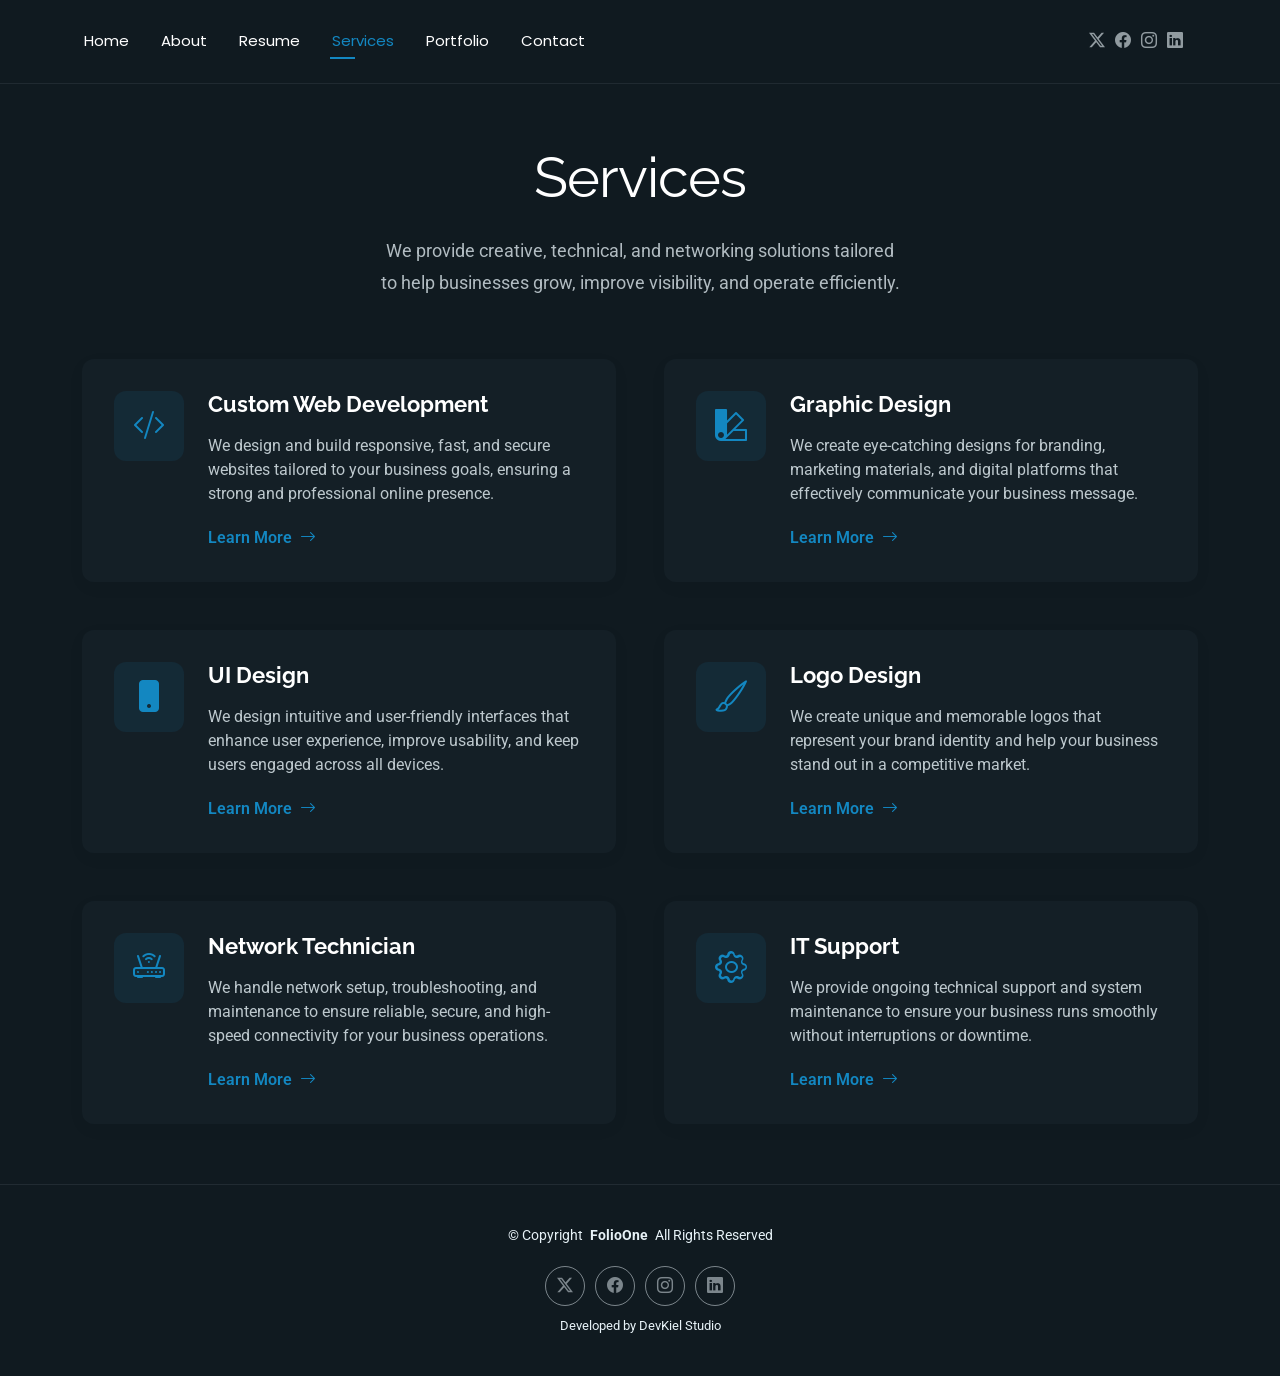
<file: services.html>
<!DOCTYPE html> 
<html lang="en">

<head>
  <meta charset="utf-8">
  <meta content="width=device-width, initial-scale=1.0" name="viewport">
  <title>Services - FolioOne Bootstrap Template</title>
  <meta name="description" content="">
  <meta name="keywords" content="">

  <!-- Favicons -->
  <link href="assets/img/favicon.png" rel="icon">
  <link href="assets/img/apple-touch-icon.png" rel="apple-touch-icon">

  <!-- Fonts -->
  <link href="https://fonts.googleapis.com" rel="preconnect">
  <link href="https://fonts.gstatic.com" rel="preconnect" crossorigin>
  <link href="https://fonts.googleapis.com/css2?family=Roboto:ital,wght@0,100;0,300;0,400;0,500;0,700;0,900;1,100;1,300;1,400;1,500;1,700;1,900&family=Poppins:ital,wght@0,100;0,200;0,300;0,400;0,500;0,600;0,700;0,800;0,900;1,100;1,200;1,300;1,400;1,500;1,600;1,700;1,800;1,900&family=Raleway:ital,wght@0,100;0,200;0,300;0,400;0,500;0,600;0,700;0,800;0,900;1,100;1,200;1,300;1,400;1,500;1,600;1,700;1,800;1,900&display=swap" rel="stylesheet">

  <!-- Vendor CSS Files -->
  <link href="assets/vendor/bootstrap/css/bootstrap.min.css" rel="stylesheet">
  <link href="assets/vendor/bootstrap-icons/bootstrap-icons.css" rel="stylesheet">
  <link href="assets/vendor/aos/aos.css" rel="stylesheet">
  <link href="assets/vendor/swiper/swiper-bundle.min.css" rel="stylesheet">
  <link href="assets/vendor/glightbox/css/glightbox.min.css" rel="stylesheet">

  <!-- Main CSS File -->
  <link href="assets/css/main.css" rel="stylesheet">

</head>

<body class="services-page">

<header id="header" class="header d-flex align-items-center light-background sticky-top">
  <div class="container position-relative d-flex align-items-center justify-content-between">

    <nav id="navmenu" class="navmenu">
      <ul>
        <li><a href="index.html">Home</a></li>
        <li><a href="about.html">About</a></li>
        <li><a href="resume.html">Resume</a></li>
        <li><a href="services.html" class="active">Services</a></li>
        <li><a href="portfolio.html">Portfolio</a></li>
        <li><a href="contact.html">Contact</a></li>
      </ul>
      <i class="mobile-nav-toggle d-xl-none bi bi-list"></i>
    </nav>

    <div class="header-social-links">
      <a href="#" class="twitter"><i class="bi bi-twitter-x"></i></a>
      <a href="#" class="facebook"><i class="bi bi-facebook"></i></a>
      <a href="#" class="instagram"><i class="bi bi-instagram"></i></a>
      <a href="#" class="linkedin"><i class="bi bi-linkedin"></i></a>
    </div>

  </div>
</header>

<main class="main">

<section id="services" class="services section">

  <div class="container section-title" data-aos="fade-up">
    <h2>Services</h2>
    <p>We provide creative, technical, and networking solutions tailored to help businesses grow, improve visibility, and operate efficiently.</p>
  </div>

  <div class="container" data-aos="fade-up" data-aos-delay="100">

    <div class="row justify-content-center g-5">

      <!-- Custom Web Development -->
      <div class="col-md-6" data-aos="fade-right" data-aos-delay="100">
        <div class="service-item">
          <div class="service-icon">
            <i class="bi bi-code-slash"></i>
          </div>
          <div class="service-content">
            <h3>Custom Web Development</h3>
            <p>We design and build responsive, fast, and secure websites tailored to your business goals, ensuring a strong and professional online presence.</p>
            <a href="service-details.html" class="service-link">
              <span>Learn More</span>
              <i class="bi bi-arrow-right"></i>
            </a>
          </div>
        </div>
      </div>

      <!-- Graphic Design -->
      <div class="col-md-6" data-aos="fade-left" data-aos-delay="100">
        <div class="service-item">
          <div class="service-icon">
            <i class="bi bi-palette2"></i>
          </div>
          <div class="service-content">
            <h3>Graphic Design</h3>
            <p>We create eye-catching designs for branding, marketing materials, and digital platforms that effectively communicate your business message.</p>
            <a href="service-details.html" class="service-link">
              <span>Learn More</span>
              <i class="bi bi-arrow-right"></i>
            </a>
          </div>
        </div>
      </div>

      <!-- UI Design -->
      <div class="col-md-6" data-aos="fade-right" data-aos-delay="200">
        <div class="service-item">
          <div class="service-icon">
            <i class="bi bi-phone-fill"></i>
          </div>
          <div class="service-content">
            <h3>UI Design</h3>
            <p>We design intuitive and user-friendly interfaces that enhance user experience, improve usability, and keep users engaged across all devices.</p>
            <a href="service-details.html" class="service-link">
              <span>Learn More</span>
              <i class="bi bi-arrow-right"></i>
            </a>
          </div>
        </div>
      </div>

      <!-- Logo Design -->
      <div class="col-md-6" data-aos="fade-left" data-aos-delay="200">
        <div class="service-item">
          <div class="service-icon">
            <i class="bi bi-brush"></i>
          </div>
          <div class="service-content">
            <h3>Logo Design</h3>
            <p>We create unique and memorable logos that represent your brand identity and help your business stand out in a competitive market.</p>
            <a href="service-details.html" class="service-link">
              <span>Learn More</span>
              <i class="bi bi-arrow-right"></i>
            </a>
          </div>
        </div>
      </div>

      <!-- Network Technician -->
      <div class="col-md-6" data-aos="fade-right" data-aos-delay="300">
        <div class="service-item">
          <div class="service-icon">
            <i class="bi bi-router"></i>
          </div>
          <div class="service-content">
            <h3>Network Technician</h3>
            <p>We handle network setup, troubleshooting, and maintenance to ensure reliable, secure, and high-speed connectivity for your business operations.</p>
            <a href="service-details.html" class="service-link">
              <span>Learn More</span>
              <i class="bi bi-arrow-right"></i>
            </a>
          </div>
        </div>
      </div>

      <!-- Extra (kept to maintain layout balance) -->
      <div class="col-md-6" data-aos="fade-left" data-aos-delay="300">
        <div class="service-item">
          <div class="service-icon">
            <i class="bi bi-gear"></i>
          </div>
          <div class="service-content">
            <h3>IT Support</h3>
            <p>We provide ongoing technical support and system maintenance to ensure your business runs smoothly without interruptions or downtime.</p>
            <a href="service-details.html" class="service-link">
              <span>Learn More</span>
              <i class="bi bi-arrow-right"></i>
            </a>
          </div>
        </div>
      </div>

    </div>

  </div>

</section>

</main>

<footer id="footer" class="footer">

  <div class="container">
    <div class="copyright text-center ">
      <p>© <span>Copyright</span> <strong class="px-1 sitename">FolioOne</strong> <span>All Rights Reserved<br></span></p>
    </div>
    <div class="social-links d-flex justify-content-center">
      <a href=""><i class="bi bi-twitter-x"></i></a>
      <a href=""><i class="bi bi-facebook"></i></a>
      <a href=""><i class="bi bi-instagram"></i></a>
      <a href="https://www.linkedin.com/in/ezekiel-tagoe-26200b238/"><i class="bi bi-linkedin"></i></a>
    </div>
    <div class="credits">
      Developed by DevKiel Studio</a>
    </div>
  </div>

</footer>

<a href="#" id="scroll-top" class="scroll-top d-flex align-items-center justify-content-center"><i class="bi bi-arrow-up-short"></i></a>

<div id="preloader"></div>

<script src="assets/vendor/bootstrap/js/bootstrap.bundle.min.js"></script>
<script src="assets/vendor/php-email-form/validate.js"></script>
<script src="assets/vendor/aos/aos.js"></script>
<script src="assets/vendor/typed.js/typed.umd.js"></script>
<script src="assets/vendor/waypoints/noframework.waypoints.js"></script>
<script src="assets/vendor/purecounter/purecounter_vanilla.js"></script>
<script src="assets/vendor/swiper/swiper-bundle.min.js"></script>
<script src="assets/vendor/imagesloaded/imagesloaded.pkgd.min.js"></script>
<script src="assets/vendor/isotope-layout/isotope.pkgd.min.js"></script>
<script src="assets/vendor/glightbox/js/glightbox.min.js"></script>

<script src="assets/js/main.js"></script>

</body>
</html>
</file>
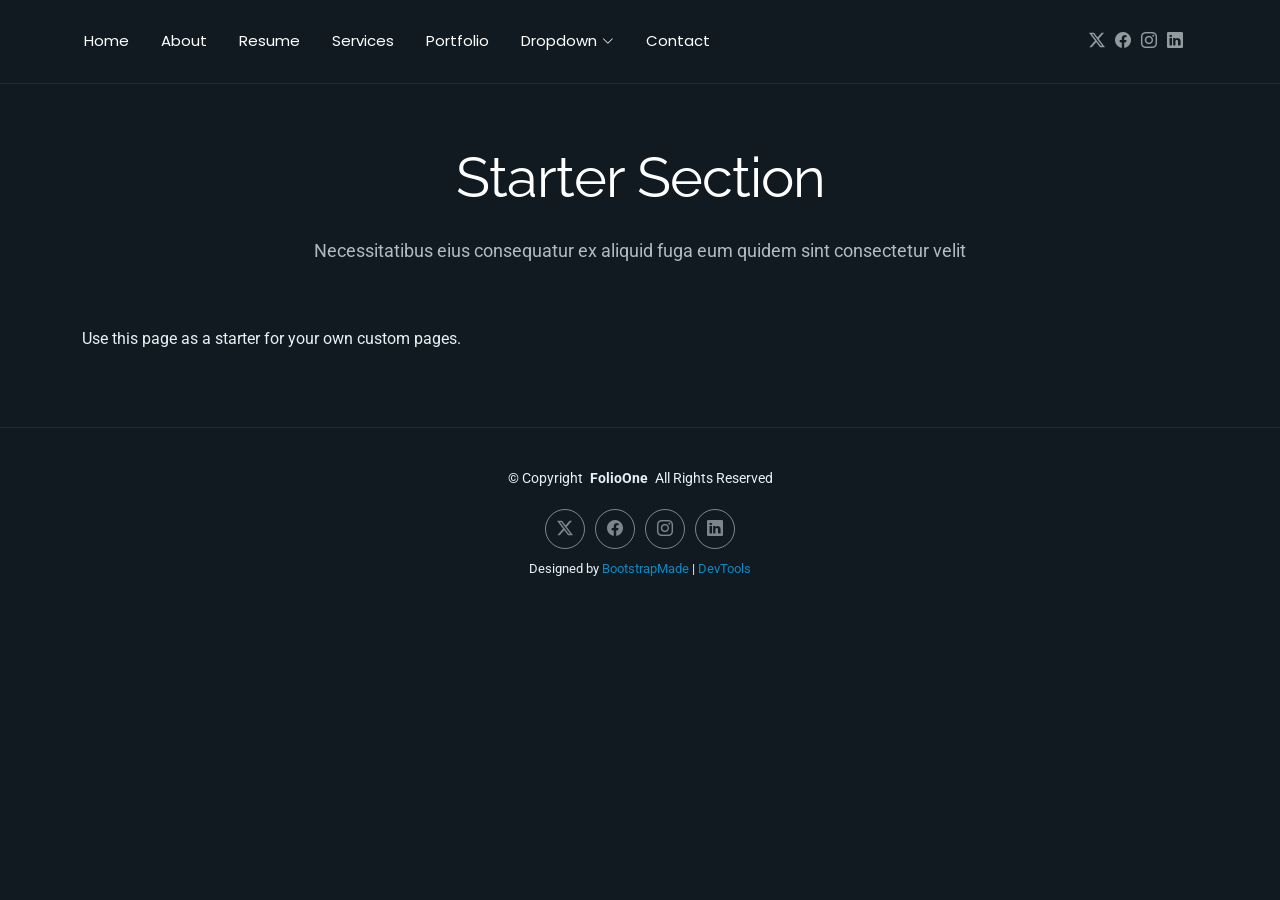
<file: starter-page.html>
<!DOCTYPE html>
<html lang="en">

<head>
  <meta charset="utf-8">
  <meta content="width=device-width, initial-scale=1.0" name="viewport">
  <title>Starter Page - FolioOne Bootstrap Template</title>
  <meta name="description" content="">
  <meta name="keywords" content="">

  <!-- Favicons -->
  <link href="assets/img/favicon.png" rel="icon">
  <link href="assets/img/apple-touch-icon.png" rel="apple-touch-icon">

  <!-- Fonts -->
  <link href="https://fonts.googleapis.com" rel="preconnect">
  <link href="https://fonts.gstatic.com" rel="preconnect" crossorigin>
  <link href="https://fonts.googleapis.com/css2?family=Roboto:ital,wght@0,100;0,300;0,400;0,500;0,700;0,900;1,100;1,300;1,400;1,500;1,700;1,900&family=Poppins:ital,wght@0,100;0,200;0,300;0,400;0,500;0,600;0,700;0,800;0,900;1,100;1,200;1,300;1,400;1,500;1,600;1,700;1,800;1,900&family=Raleway:ital,wght@0,100;0,200;0,300;0,400;0,500;0,600;0,700;0,800;0,900;1,100;1,200;1,300;1,400;1,500;1,600;1,700;1,800;1,900&display=swap" rel="stylesheet">

  <!-- Vendor CSS Files -->
  <link href="assets/vendor/bootstrap/css/bootstrap.min.css" rel="stylesheet">
  <link href="assets/vendor/bootstrap-icons/bootstrap-icons.css" rel="stylesheet">
  <link href="assets/vendor/aos/aos.css" rel="stylesheet">
  <link href="assets/vendor/swiper/swiper-bundle.min.css" rel="stylesheet">
  <link href="assets/vendor/glightbox/css/glightbox.min.css" rel="stylesheet">

  <!-- Main CSS File -->
  <link href="assets/css/main.css" rel="stylesheet">

  <!-- =======================================================
  * Template Name: FolioOne
  * Template URL: https://bootstrapmade.com/folioone-bootstrap-portfolio-website-template/
  * Updated: Aug 23 2025 with Bootstrap v5.3.7
  * Author: BootstrapMade.com
  * License: https://bootstrapmade.com/license/
  ======================================================== -->
</head>

<body class="starter-page-page">

  <header id="header" class="header d-flex align-items-center light-background sticky-top">
    <div class="container position-relative d-flex align-items-center justify-content-between">

      <!-- <a href="index.html" class="logo d-flex align-items-center me-auto me-xl-0">
      <img src="assets/img/logo.webp" alt="">
      <h1 class="sitename">FolioOne</h1> 
    </a> -->

      <nav id="navmenu" class="navmenu">
        <ul>
          <li><a href="index.html">Home</a></li>
          <li><a href="about.html">About</a></li>
          <li><a href="resume.html">Resume</a></li>
          <li><a href="services.html">Services</a></li>
          <li><a href="portfolio.html">Portfolio</a></li>
          <li class="dropdown"><a href="#"><span>Dropdown</span> <i class="bi bi-chevron-down toggle-dropdown"></i></a>
            <ul>
              <li><a href="#">Dropdown 1</a></li>
              <li class="dropdown"><a href="#"><span>Deep Dropdown</span> <i class="bi bi-chevron-down toggle-dropdown"></i></a>
                <ul>
                  <li><a href="#">Deep Dropdown 1</a></li>
                  <li><a href="#">Deep Dropdown 2</a></li>
                  <li><a href="#">Deep Dropdown 3</a></li>
                  <li><a href="#">Deep Dropdown 4</a></li>
                  <li><a href="#">Deep Dropdown 5</a></li>
                </ul>
              </li>
              <li><a href="#">Dropdown 2</a></li>
              <li><a href="#">Dropdown 3</a></li>
              <li><a href="#">Dropdown 4</a></li>
            </ul>
          </li>
          <li><a href="contact.html">Contact</a></li>
        </ul>
        <i class="mobile-nav-toggle d-xl-none bi bi-list"></i>
      </nav>

      <div class="header-social-links">
        <a href="#" class="twitter"><i class="bi bi-twitter-x"></i></a>
        <a href="#" class="facebook"><i class="bi bi-facebook"></i></a>
        <a href="#" class="instagram"><i class="bi bi-instagram"></i></a>
        <a href="#" class="linkedin"><i class="bi bi-linkedin"></i></a>
      </div>

    </div>
  </header>

  <main class="main">

    <!-- Starter Section Section -->
    <section id="starter-section" class="starter-section section">

      <!-- Section Title -->
      <div class="container section-title" data-aos="fade-up">
        <h2>Starter Section</h2>
        <p>Necessitatibus eius consequatur ex aliquid fuga eum quidem sint consectetur velit</p>
      </div><!-- End Section Title -->

      <div class="container" data-aos="fade-up">
        <p>Use this page as a starter for your own custom pages.</p>
      </div>

    </section><!-- /Starter Section Section -->

  </main>

  <footer id="footer" class="footer">

    <div class="container">
      <div class="copyright text-center ">
        <p>© <span>Copyright</span> <strong class="px-1 sitename">FolioOne</strong> <span>All Rights Reserved<br></span></p>
      </div>
      <div class="social-links d-flex justify-content-center">
        <a href=""><i class="bi bi-twitter-x"></i></a>
        <a href=""><i class="bi bi-facebook"></i></a>
        <a href=""><i class="bi bi-instagram"></i></a>
        <a href=""><i class="bi bi-linkedin"></i></a>
      </div>
      <div class="credits">
        <!-- All the links in the footer should remain intact. -->
        <!-- You can delete the links only if you've purchased the pro version. -->
        <!-- Licensing information: https://bootstrapmade.com/license/ -->
        <!-- Purchase the pro version with working PHP/AJAX contact form: [buy-url] -->
        Designed by <a href="https://bootstrapmade.com/">BootstrapMade</a> | <a href="https://bootstrapmade.com/tools/">DevTools</a>
      </div>
    </div>

  </footer>

  <!-- Scroll Top -->
  <a href="#" id="scroll-top" class="scroll-top d-flex align-items-center justify-content-center"><i class="bi bi-arrow-up-short"></i></a>

  <!-- Preloader -->
  <div id="preloader"></div>

  <!-- Vendor JS Files -->
  <script src="assets/vendor/bootstrap/js/bootstrap.bundle.min.js"></script>
  <script src="assets/vendor/php-email-form/validate.js"></script>
  <script src="assets/vendor/aos/aos.js"></script>
  <script src="assets/vendor/typed.js/typed.umd.js"></script>
  <script src="assets/vendor/waypoints/noframework.waypoints.js"></script>
  <script src="assets/vendor/purecounter/purecounter_vanilla.js"></script>
  <script src="assets/vendor/swiper/swiper-bundle.min.js"></script>
  <script src="assets/vendor/imagesloaded/imagesloaded.pkgd.min.js"></script>
  <script src="assets/vendor/isotope-layout/isotope.pkgd.min.js"></script>
  <script src="assets/vendor/glightbox/js/glightbox.min.js"></script>

  <!-- Main JS File -->
  <script src="assets/js/main.js"></script>

</body>

</html>
</file>
<file: assets/css/main.css>
/**
* Template Name: FolioOne
* Template URL: https://bootstrapmade.com/folioone-bootstrap-portfolio-website-template/
* Updated: Aug 23 2025 with Bootstrap v5.3.7
* Author: BootstrapMade.com
* License: https://bootstrapmade.com/license/
*/

/*--------------------------------------------------------------
# Font & Color Variables
# Help: https://bootstrapmade.com/color-system/
--------------------------------------------------------------*/
/* Fonts */
:root {
  --default-font: "Roboto",  system-ui, -apple-system, "Segoe UI", Roboto, "Helvetica Neue", Arial, "Noto Sans", "Liberation Sans", sans-serif, "Apple Color Emoji", "Segoe UI Emoji", "Segoe UI Symbol", "Noto Color Emoji";
  --heading-font: "Raleway",  sans-serif;
  --nav-font: "Poppins",  sans-serif;
}

/* Global Colors - The following color variables are used throughout the website. Updating them here will change the color scheme of the entire website */
:root { 
  --background-color: #101a20; /* Background color for the entire website, including individual sections */
  --default-color: #e7f2f7; /* Default color used for the majority of the text content across the entire website */
  --heading-color: #ffffff; /* Color for headings, subheadings and title throughout the website */
  --accent-color: #1387c1; /* Accent color that represents your brand on the website. It's used for buttons, links, and other elements that need to stand out */
  --surface-color: #141f26; /* The surface color is used as a background of boxed elements within sections, such as cards, icon boxes, or other elements that require a visual separation from the global background. */
  --contrast-color: #ffffff; /* Contrast color for text, ensuring readability against backgrounds of accent, heading, or default colors. */
}

/* Nav Menu Colors - The following color variables are used specifically for the navigation menu. They are separate from the global colors to allow for more customization options */
:root {
  --nav-color: #ffffff;  /* The default color of the main navmenu links */
  --nav-hover-color: #1387c1; /* Applied to main navmenu links when they are hovered over or active */
  --nav-mobile-background-color: #213642; /* Used as the background color for mobile navigation menu */
  --nav-dropdown-background-color: #051117; /* Used as the background color for dropdown items that appear when hovering over primary navigation items */
  --nav-dropdown-color: #e7f2f7; /* Used for navigation links of the dropdown items in the navigation menu. */
  --nav-dropdown-hover-color: #1387c1; /* Similar to --nav-hover-color, this color is applied to dropdown navigation links when they are hovered over. */
}

/* Color Presets - These classes override global colors when applied to any section or element, providing reuse of the sam color scheme. */

.light-background {
  --background-color: #142027;
  --surface-color: #325264;
}

.dark-background {
  --background-color: #0b1419;
  --default-color: #ffffff;
  --heading-color: #ffffff;
  --surface-color: #252525;
  --contrast-color: #ffffff;
}

/* Smooth scroll */
:root {
  scroll-behavior: smooth;
}

/*--------------------------------------------------------------
# General Styling & Shared Classes
--------------------------------------------------------------*/
body {
  color: var(--default-color);
  background-color: var(--background-color);
  font-family: var(--default-font);
}

a {
  color: var(--accent-color);
  text-decoration: none;
  transition: 0.3s;
}

a:hover {
  color: color-mix(in srgb, var(--accent-color), transparent 25%);
  text-decoration: none;
}

h1,
h2,
h3,
h4,
h5,
h6 {
  color: var(--heading-color);
  font-family: var(--heading-font);
}

/* PHP Email Form Messages
------------------------------*/
.php-email-form .error-message {
  display: none;
  background: #df1529;
  color: #ffffff;
  text-align: left;
  padding: 15px;
  margin-bottom: 24px;
  font-weight: 600;
}

.php-email-form .sent-message {
  display: none;
  color: #ffffff;
  background: #059652;
  text-align: center;
  padding: 15px;
  margin-bottom: 24px;
  font-weight: 600;
}

.php-email-form .loading {
  display: none;
  background: var(--surface-color);
  text-align: center;
  padding: 15px;
  margin-bottom: 24px;
}

.php-email-form .loading:before {
  content: "";
  display: inline-block;
  border-radius: 50%;
  width: 24px;
  height: 24px;
  margin: 0 10px -6px 0;
  border: 3px solid var(--accent-color);
  border-top-color: var(--surface-color);
  animation: php-email-form-loading 1s linear infinite;
}

@keyframes php-email-form-loading {
  0% {
    transform: rotate(0deg);
  }

  100% {
    transform: rotate(360deg);
  }
}

/*--------------------------------------------------------------
# Global Header
--------------------------------------------------------------*/
.header {
  --background-color: rgba(255, 255, 255, 0);
  color: var(--default-color);
  background-color: var(--background-color);
  padding: 15px 0;
  transition: all 0.5s;
  z-index: 997;
  border-bottom: 1px solid color-mix(in srgb, var(--default-color), transparent 92%);
}

.header .logo {
  line-height: 1;
}

.header .logo img {
  max-height: 36px;
  margin-right: 8px;
}

.header .logo h1 {
  font-size: 32px;
  margin: 0;
  font-weight: 400;
  color: var(--heading-color);
}

.header .header-social-links {
  padding-right: 15px;
}

.header .header-social-links a {
  color: color-mix(in srgb, var(--default-color), transparent 40%);
  padding-left: 6px;
  display: inline-block;
  transition: 0.3s;
  font-size: 16px;
}

.header .header-social-links a:hover {
  color: var(--default-color);
}

.header .header-social-links a i {
  line-height: 0px;
}

@media (max-width: 1200px) {
  .header .logo {
    order: 1;
  }

  .header .header-social-links {
    order: 2;
  }

  .header .navmenu {
    order: 3;
  }
}

/* Global Header on Scroll
------------------------------*/
.scrolled .header {
  --background-color: rgba(16, 26, 32, 0.9);
}

/*--------------------------------------------------------------
# Navigation Menu
--------------------------------------------------------------*/
/* Desktop Navigation */
@media (min-width: 1200px) {
  .navmenu {
    padding: 0;
  }

  .navmenu ul {
    margin: 0;
    padding: 0;
    display: flex;
    list-style: none;
    align-items: center;
  }

  .navmenu li {
    position: relative;
  }

  .navmenu>ul>li {
    white-space: nowrap;
    padding: 15px 28px 15px 0;
  }

  .navmenu>ul>li:last-child {
    padding-right: 0;
  }

  .navmenu a,
  .navmenu a:focus {
    color: var(--nav-color);
    font-size: 15px;
    padding: 0 2px;
    font-family: var(--nav-font);
    font-weight: 400;
    display: flex;
    align-items: center;
    justify-content: space-between;
    white-space: nowrap;
    transition: 0.3s;
    position: relative;
  }

  .navmenu a i,
  .navmenu a:focus i {
    font-size: 12px;
    line-height: 0;
    margin-left: 5px;
    transition: 0.3s;
  }

  .navmenu>ul>li>a:before {
    content: "";
    position: absolute;
    height: 2px;
    bottom: -6px;
    left: 0;
    background-color: var(--nav-hover-color);
    visibility: hidden;
    width: 0px;
    transition: all 0.3s ease-in-out 0s;
  }

  .navmenu a:hover:before,
  .navmenu li:hover>a:before,
  .navmenu .active:before {
    visibility: visible;
    width: 25px;
  }

  .navmenu li:hover>a,
  .navmenu .active,
  .navmenu .active:focus {
    color: var(--nav-hover-color);
  }

  .navmenu .dropdown ul {
    margin: 0;
    padding: 10px 0;
    background: var(--nav-dropdown-background-color);
    display: block;
    position: absolute;
    visibility: hidden;
    left: -5px;
    top: 130%;
    opacity: 0;
    transition: 0.3s;
    border-radius: 4px;
    z-index: 99;
    box-shadow: 0px 0px 30px rgba(0, 0, 0, 0.1);
  }

  .navmenu .dropdown ul li {
    min-width: 200px;
  }

  .navmenu .dropdown ul a {
    padding: 10px 20px;
    font-size: 15px;
    text-transform: none;
    color: var(--nav-dropdown-color);
  }

  .navmenu .dropdown ul a i {
    font-size: 12px;
  }

  .navmenu .dropdown ul a:hover,
  .navmenu .dropdown ul .active:hover,
  .navmenu .dropdown ul li:hover>a {
    color: var(--nav-dropdown-hover-color);
  }

  .navmenu .dropdown:hover>ul {
    opacity: 1;
    top: 100%;
    visibility: visible;
  }

  .navmenu .dropdown .dropdown ul {
    top: 0;
    left: -90%;
    visibility: hidden;
  }

  .navmenu .dropdown .dropdown:hover>ul {
    opacity: 1;
    top: 0;
    left: -100%;
    visibility: visible;
  }
}

/* Mobile Navigation */
@media (max-width: 1199px) {
  .mobile-nav-toggle {
    color: var(--nav-color);
    font-size: 28px;
    line-height: 0;
    margin-right: 10px;
    cursor: pointer;
    transition: color 0.3s;
  }

  .navmenu {
    padding: 0;
    z-index: 9997;
  }

  .navmenu ul {
    display: none;
    list-style: none;
    position: absolute;
    inset: 60px 20px 20px 20px;
    padding: 10px 0;
    margin: 0;
    border-radius: 6px;
    background-color: var(--nav-mobile-background-color);
    border: 1px solid color-mix(in srgb, var(--default-color), transparent 90%);
    box-shadow: none;
    overflow-y: auto;
    transition: 0.3s;
    z-index: 9998;
  }

  .navmenu a,
  .navmenu a:focus {
    color: var(--nav-dropdown-color);
    padding: 10px 20px;
    font-family: var(--nav-font);
    font-size: 17px;
    font-weight: 500;
    display: flex;
    align-items: center;
    justify-content: space-between;
    white-space: nowrap;
    transition: 0.3s;
  }

  .navmenu a i,
  .navmenu a:focus i {
    font-size: 12px;
    line-height: 0;
    margin-left: 5px;
    width: 30px;
    height: 30px;
    display: flex;
    align-items: center;
    justify-content: center;
    border-radius: 50%;
    transition: 0.3s;
    background-color: color-mix(in srgb, var(--accent-color), transparent 90%);
  }

  .navmenu a i:hover,
  .navmenu a:focus i:hover {
    background-color: var(--accent-color);
    color: var(--contrast-color);
  }

  .navmenu a:hover,
  .navmenu .active,
  .navmenu .active:focus {
    color: var(--nav-dropdown-hover-color);
  }

  .navmenu .active i,
  .navmenu .active:focus i {
    background-color: var(--accent-color);
    color: var(--contrast-color);
    transform: rotate(180deg);
  }

  .navmenu .dropdown ul {
    position: static;
    display: none;
    z-index: 99;
    padding: 10px 0;
    margin: 10px 20px;
    background-color: var(--nav-dropdown-background-color);
    transition: all 0.5s ease-in-out;
  }

  .navmenu .dropdown ul ul {
    background-color: rgba(33, 37, 41, 0.1);
  }

  .navmenu .dropdown>.dropdown-active {
    display: block;
    background-color: rgba(33, 37, 41, 0.03);
  }

  .mobile-nav-active {
    overflow: hidden;
  }

  .mobile-nav-active .mobile-nav-toggle {
    color: #fff;
    position: absolute;
    font-size: 32px;
    top: 15px;
    right: 15px;
    margin-right: 0;
    z-index: 9999;
  }

  .mobile-nav-active .navmenu {
    position: fixed;
    overflow: hidden;
    inset: 0;
    background: rgba(33, 37, 41, 0.8);
    transition: 0.3s;
  }

  .mobile-nav-active .navmenu>ul {
    display: block;
  }
}

/*--------------------------------------------------------------
# Global Footer
--------------------------------------------------------------*/
.footer {
  color: var(--default-color);
  background-color: var(--background-color);
  font-size: 14px;
  padding: 40px 0;
  position: relative;
  border-top: 1px solid color-mix(in srgb, var(--default-color), transparent 92%);
}

.footer .copyright p {
  margin-bottom: 0;
}

.footer .social-links {
  margin-top: 20px;
}

.footer .social-links a {
  display: flex;
  align-items: center;
  justify-content: center;
  width: 40px;
  height: 40px;
  border-radius: 50%;
  border: 1px solid color-mix(in srgb, var(--default-color), transparent 50%);
  font-size: 16px;
  color: color-mix(in srgb, var(--default-color), transparent 50%);
  margin: 0 5px;
  transition: 0.3s;
}

.footer .social-links a:hover {
  color: var(--accent-color);
  border-color: var(--accent-color);
}

.footer .credits {
  margin-top: 10px;
  font-size: 13px;
  text-align: center;
}

/*--------------------------------------------------------------
# Preloader
--------------------------------------------------------------*/
#preloader {
  position: fixed;
  inset: 0;
  z-index: 9999;
  overflow: hidden;
  background-color: var(--background-color);
  transition: all 0.6s ease-out;
  width: 100%;
  height: 100vh;
}

#preloader:before,
#preloader:after {
  content: "";
  position: absolute;
  border: 4px solid var(--accent-color);
  border-radius: 50%;
  animation: animate-preloader 2s cubic-bezier(0, 0.2, 0.8, 1) infinite;
}

#preloader:after {
  animation-delay: -0.5s;
}

@keyframes animate-preloader {
  0% {
    width: 10px;
    height: 10px;
    top: calc(50% - 5px);
    left: calc(50% - 5px);
    opacity: 1;
  }

  100% {
    width: 72px;
    height: 72px;
    top: calc(50% - 36px);
    left: calc(50% - 36px);
    opacity: 0;
  }
}

/*--------------------------------------------------------------
# Scroll Top Button
--------------------------------------------------------------*/
.scroll-top {
  position: fixed;
  visibility: hidden;
  opacity: 0;
  right: 15px;
  bottom: -15px;
  z-index: 99999;
  background-color: var(--accent-color);
  width: 44px;
  height: 44px;
  border-radius: 50px;
  transition: all 0.4s;
}

.scroll-top i {
  font-size: 24px;
  color: var(--contrast-color);
  line-height: 0;
}

.scroll-top:hover {
  background-color: color-mix(in srgb, var(--accent-color), transparent 20%);
  color: var(--contrast-color);
}

.scroll-top.active {
  visibility: visible;
  opacity: 1;
  bottom: 15px;
}

/*--------------------------------------------------------------
# Disable aos animation delay on mobile devices
--------------------------------------------------------------*/
@media screen and (max-width: 768px) {
  [data-aos-delay] {
    transition-delay: 0 !important;
  }
}

/*--------------------------------------------------------------
# Global Page Titles & Breadcrumbs
--------------------------------------------------------------*/
.page-title {
  color: var(--default-color);
  background-color: var(--background-color);
  position: relative;
}

.page-title .heading {
  padding: 80px 0;
  border-top: 1px solid color-mix(in srgb, var(--default-color), transparent 90%);
}

.page-title .heading h1 {
  font-size: 38px;
  font-weight: 700;
}

.page-title nav {
  background-color: color-mix(in srgb, var(--default-color), transparent 96%);
  padding: 20px 0;
}

.page-title nav ol {
  display: flex;
  flex-wrap: wrap;
  list-style: none;
  padding: 0;
  margin: 0;
  font-size: 16px;
  font-weight: 400;
}

.page-title nav ol li+li {
  padding-left: 10px;
}

.page-title nav ol li+li::before {
  content: "/";
  display: inline-block;
  padding-right: 10px;
  color: color-mix(in srgb, var(--default-color), transparent 70%);
}

/*--------------------------------------------------------------
# Global Sections
--------------------------------------------------------------*/
section,
.section {
  color: var(--default-color);
  background-color: var(--background-color);
  padding: 60px 0;
  scroll-margin-top: 100px;
  overflow: clip;
}

@media (max-width: 1199px) {

  section,
  .section {
    scroll-margin-top: 66px;
  }
}

/*--------------------------------------------------------------
# Global Section Titles
--------------------------------------------------------------*/
.section-title {
  text-align: center;
  padding-bottom: 60px;
  position: relative;
}

.section-title h2 {
  font-size: 3.5rem;
  font-weight: 400;
  line-height: 1.2;
  color: var(--heading-color);
  margin-bottom: 1.5rem;
  letter-spacing: -1px;
}

@media (max-width: 768px) {
  .section-title h2 {
    font-size: 2.5rem;
  }
}

.section-title p {
  font-size: 1.125rem;
  line-height: 1.8;
  color: color-mix(in srgb, var(--default-color), transparent 25%);
  max-width: 900px;
  margin: 0 auto;
  text-wrap: balance;
}

/*--------------------------------------------------------------
# Hero Section
--------------------------------------------------------------*/
.hero {
  padding: 80px 0;
  min-height: 100vh;
  display: flex;
  align-items: center;
}

.hero .hero-content h1 {
  font-size: 3.5rem;
  font-weight: 700;
  margin-bottom: 1rem;
  line-height: 1.2;
}

.hero .hero-content h1 .highlight {
  color: var(--accent-color);
  position: relative;
}

.hero .hero-content h1 .highlight::after {
  content: "";
  position: absolute;
  bottom: 0;
  left: 0;
  width: 100%;
  height: 3px;
  background: linear-gradient(90deg, var(--accent-color), color-mix(in srgb, var(--accent-color), transparent 50%));
  border-radius: 2px;
}

@media (max-width: 768px) {
  .hero .hero-content h1 {
    font-size: 2.5rem;
  }
}

.hero .hero-content h2 {
  font-size: 1.5rem;
  font-weight: 400;
  margin-bottom: 2rem;
  color: color-mix(in srgb, var(--default-color), transparent 20%);
}

.hero .hero-content h2 .typed {
  color: var(--accent-color);
  font-weight: 600;
}

@media (max-width: 768px) {
  .hero .hero-content h2 {
    font-size: 1.25rem;
  }
}

.hero .hero-content p {
  font-size: 1.1rem;
  line-height: 1.6;
  margin-bottom: 2.5rem;
  color: color-mix(in srgb, var(--default-color), transparent 30%);
}

.hero .hero-actions {
  display: flex;
  gap: 1rem;
  margin-bottom: 3rem;
}

.hero .hero-actions .btn {
  padding: 12px 30px;
  border-radius: 50px;
  font-weight: 600;
  text-decoration: none;
  transition: all 0.3s ease;
  border: 2px solid;
}

.hero .hero-actions .btn.btn-primary {
  background: var(--accent-color);
  color: var(--contrast-color);
  border-color: var(--accent-color);
}

.hero .hero-actions .btn.btn-primary:hover {
  background: color-mix(in srgb, var(--accent-color), black 15%);
  border-color: color-mix(in srgb, var(--accent-color), black 15%);
  transform: translateY(-2px);
}

.hero .hero-actions .btn.btn-outline {
  background: transparent;
  color: var(--accent-color);
  border-color: var(--accent-color);
}

.hero .hero-actions .btn.btn-outline:hover {
  transform: translateY(-2px);
}

@media (max-width: 576px) {
  .hero .hero-actions {
    flex-direction: column;
  }

  .hero .hero-actions .btn {
    text-align: center;
  }
}

.hero .social-links {
  display: flex;
  gap: 1rem;
}

.hero .social-links a {
  width: 45px;
  height: 45px;
  background: var(--surface-color);
  border-radius: 50%;
  display: flex;
  align-items: center;
  justify-content: center;
  color: var(--default-color);
  font-size: 1.2rem;
  transition: all 0.3s ease;
}

.hero .social-links a:hover {
  background: var(--accent-color);
  color: var(--contrast-color);
  transform: translateY(-3px);
  box-shadow: 0 8px 25px color-mix(in srgb, var(--accent-color), transparent 70%);
}

.hero .hero-image {
  position: relative;
}

.hero .hero-image .image-wrapper {
  position: relative;
  max-width: 450px;
  margin: 0 auto;
}

.hero .hero-image .image-wrapper img {
  border-radius: 20px;
  box-shadow: 0 5px 15px color-mix(in srgb, var(--default-color), transparent 95%);
  transition: transform 0.3s ease;
}

.hero .hero-image .image-wrapper img:hover {
  transform: scale(1.02);
}

.hero .hero-image .floating-elements {
  position: absolute;
  top: 0;
  left: 0;
  right: 0;
  bottom: 0;
  pointer-events: none;
}

.hero .hero-image .floating-elements .floating-card {
  position: absolute;
  background: var(--surface-color);
  padding: 15px 20px;
  border-radius: 15px;
  box-shadow: 0 10px 30px color-mix(in srgb, var(--default-color), transparent 90%);
  display: flex;
  align-items: center;
  gap: 10px;
  font-weight: 600;
  animation: float 3s ease-in-out infinite;
}

.hero .hero-image .floating-elements .floating-card i {
  font-size: 1.5rem;
  color: var(--accent-color);
}

.hero .hero-image .floating-elements .floating-card.design {
  top: 10%;
  right: -10%;
  animation-delay: 0s;
}

.hero .hero-image .floating-elements .floating-card.code {
  bottom: 30%;
  left: -15%;
  animation-delay: 1s;
}

.hero .hero-image .floating-elements .floating-card.creativity {
  top: 60%;
  right: -5%;
  animation-delay: 2s;
}

@media (max-width: 992px) {
  .hero .hero-image .floating-elements .floating-card {
    display: none;
  }
}

@keyframes float {

  0%,
  100% {
    transform: translateY(0px);
  }

  50% {
    transform: translateY(-10px);
  }
}

@media (max-width: 992px) {
  .hero .hero-content {
    text-align: center;
    margin-bottom: 3rem;
  }
}

/*--------------------------------------------------------------
# About Section
--------------------------------------------------------------*/
.about .intro-content .eyebrow {
  display: inline-block;
  letter-spacing: 0.12em;
  text-transform: uppercase;
  font-size: 12px;
  color: color-mix(in srgb, var(--default-color), transparent 40%);
  margin-bottom: 16px;
}

.about .intro-content .headline {
  font-family: var(--heading-font);
  font-weight: 300;
  line-height: 1.2;
  font-size: clamp(28px, 4vw, 44px);
  margin: 0 0 24px 0;
}

.about .intro-content .lead {
  font-size: 18px;
  line-height: 1.8;
  color: color-mix(in srgb, var(--default-color), transparent 10%);
  margin-bottom: 24px;
}

.about .intro-content p {
  line-height: 1.8;
  margin-bottom: 24px;
  color: color-mix(in srgb, var(--default-color), transparent 5%);
}

.about .intro-content .cta-group {
  display: flex;
  gap: 24px;
  align-items: center;
  margin-top: 24px;
}

.about .intro-content .cta-group .btn-ghost {
  display: inline-flex;
  align-items: center;
  gap: 8px;
  padding: 12px 18px;
  border-radius: 6px;
  color: var(--accent-color);
  background: color-mix(in srgb, var(--accent-color), transparent 92%);
  border: 1px solid color-mix(in srgb, var(--accent-color), transparent 70%);
  transition: 0.3s ease-in-out;
}

.about .intro-content .cta-group .btn-ghost:hover,
.about .intro-content .cta-group .btn-ghost:focus {
  color: var(--contrast-color);
  background: var(--accent-color);
  border-color: var(--accent-color);
  outline: none;
  box-shadow: 0 0 0 3px color-mix(in srgb, var(--accent-color), transparent 70%);
}

.about .intro-content .cta-group .link-underline {
  display: inline-flex;
  align-items: center;
  gap: 8px;
  position: relative;
  color: var(--accent-color);
  padding-bottom: 4px;
  transition: 0.3s ease-in-out;
}

.about .intro-content .cta-group .link-underline::after {
  content: "";
  position: absolute;
  left: 0;
  right: 0;
  bottom: 0;
  height: 1px;
  background: color-mix(in srgb, var(--accent-color), transparent 40%);
  transform: scaleX(0.4);
  transform-origin: left;
  transition: 0.3s ease-in-out;
}

.about .intro-content .cta-group .link-underline:hover,
.about .intro-content .cta-group .link-underline:focus {
  color: color-mix(in srgb, var(--accent-color), transparent 10%);
  outline: none;
}

.about .intro-content .cta-group .link-underline:hover::after,
.about .intro-content .cta-group .link-underline:focus::after {
  transform: scaleX(1);
}

.about .profile-figure {
  margin: 0;
}

.about .profile-figure .profile-photo {
  width: 88%;
  max-width: 440px;
  border-radius: 18px;
  box-shadow: 0 10px 30px color-mix(in srgb, var(--default-color), transparent 92%);
  transform: translateY(0);
  transition: transform 0.3s ease-in-out;
}

.about .profile-figure .profile-caption {
  margin-top: 24px;
  display: flex;
  align-items: center;
  justify-content: center;
}

.about .profile-figure .profile-caption .meta {
  font-size: 14px;
  color: color-mix(in srgb, var(--default-color), transparent 20%);
}

.about .profile-figure .profile-caption .meta .funfact {
  font-size: 13px;
  margin-top: 4px;
  color: color-mix(in srgb, var(--default-color), transparent 35%);
}

.about .profile-figure:hover .profile-photo {
  transform: translateY(-4px);
}

.about .skill-item {
  padding: 24px;
  border-radius: 6px;
  transition: 0.3s ease-in-out;
  background: color-mix(in srgb, var(--surface-color), var(--accent-color) 2%);
  border: 1px solid color-mix(in srgb, var(--default-color), transparent 88%);
  height: 100%;
}

.about .skill-item i {
  font-size: 24px;
  color: var(--accent-color);
  margin-bottom: 16px;
  display: inline-block;
}

.about .skill-item h3 {
  font-size: 16px;
  margin-bottom: 6px;
  font-weight: 500;
}

.about .skill-item p {
  margin: 0;
  font-size: 14px;
  color: color-mix(in srgb, var(--default-color), transparent 25%);
}

.about .skill-item:hover {
  transform: translateY(-3px);
  border-color: color-mix(in srgb, var(--accent-color), transparent 60%);
  box-shadow: 0 10px 30px color-mix(in srgb, var(--default-color), transparent 92%);
}

.about .timeline-item {
  position: relative;
  padding-left: 26px;
}

.about .timeline-item time {
  display: inline-block;
  font-size: 12px;
  letter-spacing: 0.08em;
  text-transform: uppercase;
  color: color-mix(in srgb, var(--default-color), transparent 45%);
  margin-bottom: 6px;
}

.about .timeline-item h4 {
  font-size: 18px;
  font-weight: 400;
  margin: 0 0 6px;
}

.about .timeline-item p {
  font-size: 14px;
  color: color-mix(in srgb, var(--default-color), transparent 25%);
  margin: 0;
}

.about .timeline-item .dot {
  position: absolute;
  left: 0;
  top: 4px;
  width: 10px;
  height: 10px;
  border-radius: 50%;
  background: var(--accent-color);
  box-shadow: 0 0 0 6px color-mix(in srgb, var(--accent-color), transparent 80%);
}

.about .personal-quote {
  padding: 24px 0;
}

.about .personal-quote p {
  font-family: var(--heading-font);
  font-weight: 300;
  font-size: clamp(20px, 3vw, 28px);
  line-height: 1.5;
  color: color-mix(in srgb, var(--default-color), transparent 5%);
  margin: 0 auto;
  max-width: 800px;
}

.about .fact-pill {
  display: flex;
  align-items: center;
  justify-content: center;
  gap: 10px;
  padding: 10px 14px;
  border-radius: 999px;
  border: 1px solid color-mix(in srgb, var(--default-color), transparent 85%);
  background: var(--surface-color);
  color: color-mix(in srgb, var(--default-color), transparent 10%);
  transition: 0.3s ease-in-out;
}

.about .fact-pill i {
  color: var(--accent-color);
}

.about .fact-pill span {
  font-size: 14px;
}

.about .fact-pill:hover {
  transform: translateY(-2px);
  border-color: color-mix(in srgb, var(--accent-color), transparent 60%);
  box-shadow: 0 10px 30px color-mix(in srgb, var(--default-color), transparent 92%);
}

.about .fact-pill:focus-within {
  box-shadow: 0 0 0 3px color-mix(in srgb, var(--accent-color), transparent 70%);
}

@media (max-width: 992px) {
  .about .profile-figure {
    text-align: center !important;
  }

  .about .profile-figure .profile-photo {
    width: 72%;
  }

  .about .intro-content .cta-group {
    flex-wrap: wrap;
  }
}

@media (max-width: 576px) {
  .about .profile-figure .profile-photo {
    width: 100%;
  }
}

/*--------------------------------------------------------------
# Skills Section
--------------------------------------------------------------*/
.skills .skill-box {
  background-color: var(--surface-color);
  padding: 2rem;
  border-radius: 8px;
  box-shadow: 0 0 20px rgba(0, 0, 0, 0.05);
}

.skills .skill-box h3 {
  font-size: 1.2rem;
  margin-bottom: 1rem;
  font-weight: 600;
}

.skills .skill-box p {
  font-size: 0.9rem;
  margin-bottom: 0.8rem;
  opacity: 0.6;
}

.skills .skill-box .progress {
  background-color: color-mix(in srgb, var(--accent-color), transparent 85%);
  border-radius: 50px;
  height: 8px;
  margin-top: 5px;
  overflow: hidden;
}

.skills .skill-box .progress .progress-bar {
  background-color: var(--accent-color);
  height: 100%;
  position: relative;
  border-radius: 50px;
  transition: 0.9s;
  width: 1px;
}

/*--------------------------------------------------------------
# Stats Section
--------------------------------------------------------------*/
.stats .avatars {
  position: relative;
}

.stats .avatars img {
  width: 60px;
  height: 60px;
  border: 3px solid var(--accent-color);
  margin-right: -15px;
  transition: transform 0.3s ease;
}

.stats .avatars img:hover {
  transform: translateY(-5px);
  z-index: 2;
}

.stats .counters h2 {
  color: var(--heading-color);
  font-size: 48px;
  font-weight: 700;
  margin-bottom: 10px;
}

.stats .counters h2 span {
  display: inline-block;
}

.stats .counters p {
  color: var(--default-color);
  font-size: 18px;
  margin: 0;
  opacity: 0.9;
}

@media (max-width: 991px) {
  .stats .row {
    text-align: center;
  }

  .stats .avatars {
    justify-content: center;
    margin-bottom: 40px;
  }

  .stats .counters h2 {
    font-size: 36px;
  }

  .stats .counters p {
    font-size: 16px;
  }

  .stats .counters .col-md-4 {
    margin-bottom: 30px;
  }

  .stats .counters .col-md-4:last-child {
    margin-bottom: 0;
  }
}

@media (max-width: 576px) {
  .stats {
    padding: 60px 0;
  }

  .stats .avatars {
    flex-wrap: wrap;
    justify-content: center;
  }

  .stats .avatars img {
    margin: 0 -8px;
  }
}

/*--------------------------------------------------------------
# Testimonials Section
--------------------------------------------------------------*/
.testimonials .testimonials-carousel,
.testimonials .testimonials-slider {
  overflow: hidden;
}

.testimonials .testimonial-item .testimonial-content {
  border-left: 3px solid var(--accent-color);
  padding-left: 30px;
}

.testimonials .testimonial-item .testimonial-img {
  border-radius: 50%;
  border: 4px solid var(--background-color);
  margin: 0 auto;
}

.testimonials .testimonial-item h3 {
  font-size: 20px;
  font-weight: bold;
  margin: 10px 0 5px 0;
}

.testimonials .testimonial-item h4 {
  font-size: 14px;
  color: color-mix(in srgb, var(--default-color), transparent 40%);
  margin: 0 0 10px 0;
}

.testimonials .testimonial-item .stars i {
  color: #ffc107;
  margin: 0 1px;
}

.testimonials .testimonial-item .quote-icon-left,
.testimonials .testimonial-item .quote-icon-right {
  color: color-mix(in srgb, var(--accent-color), transparent 50%);
  font-size: 26px;
  line-height: 0;
}

.testimonials .testimonial-item .quote-icon-left {
  display: inline-block;
  left: -5px;
  position: relative;
}

.testimonials .testimonial-item .quote-icon-right {
  display: inline-block;
  right: -5px;
  position: relative;
  top: 10px;
  transform: scale(-1, -1);
}

.testimonials .testimonial-item p {
  font-style: italic;
}

.testimonials .swiper-wrapper {
  height: auto;
}

.testimonials .swiper-pagination {
  margin-top: 30px;
  position: relative;
}

.testimonials .swiper-pagination .swiper-pagination-bullet {
  width: 12px;
  height: 12px;
  background-color: color-mix(in srgb, var(--default-color), transparent 85%);
  opacity: 1;
}

.testimonials .swiper-pagination .swiper-pagination-bullet-active {
  background-color: var(--accent-color);
}

/*--------------------------------------------------------------
# Resume Section
--------------------------------------------------------------*/
.resume .resume-item {
  margin-bottom: 3rem;
}

.resume .resume-item .resume-title {
  font-size: 1.75rem;
  font-weight: 700;
  margin-bottom: 1.5rem;
  padding-bottom: 1.5rem;
  position: relative;
  color: var(--heading-color);
}

.resume .resume-item .resume-title::after {
  content: "";
  position: absolute;
  display: block;
  width: 50px;
  height: 3px;
  background: var(--accent-color);
  bottom: 0;
  left: 0;
}

.resume .resume-item .resume-content {
  padding-left: 1.25rem;
  border-left: 2px solid color-mix(in srgb, var(--accent-color), transparent 85%);
}

.resume .resume-item article {
  position: relative;
  margin-bottom: 2.5rem;
}

.resume .resume-item article::before {
  content: "";
  position: absolute;
  width: 16px;
  height: 16px;
  border-radius: 50%;
  left: -1.8rem;
  top: 0.25rem;
  background: var(--background-color);
  border: 2px solid var(--accent-color);
}

.resume .resume-item article h4 {
  font-size: 1.25rem;
  font-weight: 600;
  margin-bottom: 0.5rem;
  color: var(--heading-color);
}

.resume .resume-item article h5 {
  font-size: 1rem;
  background: color-mix(in srgb, var(--accent-color), transparent 92%);
  padding: 0.375rem 0.75rem;
  display: inline-block;
  font-weight: 600;
  margin: 0.5rem 0;
  color: var(--accent-color);
  border-radius: 4px;
}

.resume .resume-item article .institution,
.resume .resume-item article .company {
  font-size: 1rem;
  margin-bottom: 1rem;
  color: color-mix(in srgb, var(--default-color), transparent 25%);
}

.resume .resume-item article p {
  margin-bottom: 1rem;
}

.resume .resume-item article ul {
  padding-left: 1.25rem;
  margin-bottom: 0;
}

.resume .resume-item article ul li {
  padding-bottom: 0.75rem;
  position: relative;
}

.resume .resume-item article ul li:last-child {
  padding-bottom: 0;
}

.resume .skill-item {
  margin-bottom: 2rem;
}

.resume .skill-item h4 {
  font-size: 1rem;
  font-weight: 600;
  margin-bottom: 0.75rem;
  color: var(--heading-color);
}

.resume .skill-item .progress {
  height: 0.75rem;
  background-color: color-mix(in srgb, var(--accent-color), transparent 92%);
  border-radius: 1rem;
  overflow: visible;
}

.resume .skill-item .progress .progress-bar {
  background-color: var(--accent-color);
  position: relative;
  border-radius: 1rem;
  width: 0;
  transition: width 1s ease;
}

.resume .skill-item .progress .progress-bar::after {
  content: attr(aria-valuenow) "%";
  position: absolute;
  right: 0;
  top: -1.75rem;
  font-size: 0.875rem;
  font-weight: 600;
  color: var(--accent-color);
}

@media (max-width: 991.98px) {
  .resume .resume-item {
    margin-bottom: 2rem;
  }
}

@media (max-width: 767.98px) {
  .resume .resume-content {
    padding-left: 1rem !important;
  }

  .resume article::before {
    left: -2rem !important;
  }
}

/*--------------------------------------------------------------
# Services Section
--------------------------------------------------------------*/
.services .service-item {
  display: flex;
  background-color: var(--surface-color);
  border-radius: 12px;
  padding: 2rem;
  height: 100%;
  position: relative;
  overflow: hidden;
  box-shadow: 0 5px 20px rgba(0, 0, 0, 0.03);
  transition: all 0.4s ease;
}

.services .service-item::before {
  content: "";
  position: absolute;
  left: 0;
  top: 0;
  height: 100%;
  width: 4px;
  background-color: var(--accent-color);
  transform: scaleY(0);
  transform-origin: bottom;
  transition: transform 0.4s cubic-bezier(0.65, 0, 0.35, 1);
}

.services .service-item:hover {
  box-shadow: 0 10px 30px rgba(0, 0, 0, 0.08);
  transform: translateY(-5px);
}

.services .service-item:hover::before {
  transform: scaleY(1);
}

.services .service-item:hover .service-icon {
  background-color: var(--accent-color);
  color: var(--contrast-color);
  transform: rotateY(180deg);
}

.services .service-item:hover .service-icon i {
  transform: rotateY(180deg);
}

.services .service-item:hover .service-link i {
  transform: translateX(5px);
}

.services .service-icon {
  flex-shrink: 0;
  width: 70px;
  height: 70px;
  border-radius: 12px;
  background-color: color-mix(in srgb, var(--accent-color), transparent 90%);
  color: var(--accent-color);
  display: flex;
  align-items: center;
  justify-content: center;
  margin-right: 1.5rem;
  transition: all 0.5s ease;
}

.services .service-icon i {
  font-size: 2rem;
  transition: transform 0.5s ease;
}

.services .service-content {
  flex-grow: 1;
}

.services .service-content h3 {
  font-size: 1.4rem;
  margin-bottom: 1rem;
  font-weight: 700;
  color: var(--heading-color);
}

.services .service-content p {
  margin-bottom: 1.25rem;
  color: color-mix(in srgb, var(--default-color), transparent 20%);
}

.services .service-link {
  display: inline-flex;
  align-items: center;
  color: var(--accent-color);
  font-weight: 600;
  text-decoration: none;
  transition: color 0.3s ease;
}

.services .service-link span {
  margin-right: 0.5rem;
}

.services .service-link i {
  transition: transform 0.3s ease;
}

.services .service-link:hover {
  color: color-mix(in srgb, var(--accent-color), transparent 25%);
}

@media (max-width: 767.98px) {
  .services .service-item {
    padding: 1.5rem;
    margin-bottom: 1rem;
  }

  .services .service-icon {
    width: 60px;
    height: 60px;
    margin-right: 1rem;
  }

  .services .service-icon i {
    font-size: 1.5rem;
  }

  .services .service-content h3 {
    font-size: 1.2rem;
    margin-bottom: 0.75rem;
  }

  .services .service-content p {
    margin-bottom: 1rem;
    font-size: 0.95rem;
  }
}

@media (max-width: 575.98px) {
  .services .service-item {
    flex-direction: column;
    text-align: center;
  }

  .services .service-item::before {
    width: 100%;
    height: 4px;
    transform: scaleX(0);
    transform-origin: left;
  }

  .services .service-item:hover::before {
    transform: scaleX(1);
  }

  .services .service-icon {
    margin-right: 0;
    margin-bottom: 1.25rem;
  }

  .services .service-link {
    justify-content: center;
  }
}

/*--------------------------------------------------------------
# Service Details Section
--------------------------------------------------------------*/
.service-details .service-hero {
  margin-bottom: 4rem;
}

.service-details .service-hero .service-meta {
  display: flex;
  align-items: center;
  gap: 1rem;
  margin-bottom: 1.5rem;
}

.service-details .service-hero .service-meta .service-category {
  background: color-mix(in srgb, var(--accent-color), transparent 85%);
  color: var(--accent-color);
  padding: 0.5rem 1rem;
  border-radius: 20px;
  font-size: 0.85rem;
  font-weight: 500;
  letter-spacing: 0.5px;
}

.service-details .service-hero .service-meta .reading-time {
  color: color-mix(in srgb, var(--default-color), transparent 50%);
  font-size: 0.9rem;
  font-weight: 300;
}

.service-details .service-hero h1 {
  font-size: 3.5rem;
  font-weight: 300;
  line-height: 1.2;
  margin-bottom: 1.5rem;
  color: var(--heading-color);
  letter-spacing: -0.02em;
}

.service-details .service-hero .service-description {
  font-size: 1.25rem;
  line-height: 1.7;
  color: color-mix(in srgb, var(--default-color), transparent 25%);
  font-weight: 300;
  margin: 0;
}

.service-details .service-visual {
  margin-bottom: 4rem;
  overflow: hidden;
  border-radius: 4px;
}

.service-details .service-visual img {
  width: 100%;
  height: 400px;
  object-fit: cover;
  transition: transform 0.5s ease;
}

.service-details .service-visual img:hover {
  transform: scale(1.02);
}

.service-details .service-narrative {
  margin-bottom: 5rem;
}

.service-details .service-narrative h3 {
  font-size: 2rem;
  font-weight: 300;
  margin-bottom: 2rem;
  color: var(--heading-color);
  letter-spacing: -0.01em;
}

.service-details .service-narrative p {
  font-size: 1.1rem;
  line-height: 1.8;
  margin-bottom: 2rem;
  color: var(--default-color);
  font-weight: 300;
}

.service-details .benefits-grid {
  display: grid;
  grid-template-columns: repeat(auto-fit, minmax(280px, 1fr));
  gap: 2.5rem;
  margin-top: 3rem;
}

.service-details .benefits-grid .benefit-card {
  text-align: center;
  padding: 0;
}

.service-details .benefits-grid .benefit-card .benefit-icon {
  width: 60px;
  height: 60px;
  background: color-mix(in srgb, var(--accent-color), transparent 90%);
  border-radius: 50%;
  display: flex;
  align-items: center;
  justify-content: center;
  margin: 0 auto 1.5rem;
  transition: all 0.3s ease;
}

.service-details .benefits-grid .benefit-card .benefit-icon i {
  font-size: 1.5rem;
  color: var(--accent-color);
}

.service-details .benefits-grid .benefit-card:hover .benefit-icon {
  background: var(--accent-color);
  transform: translateY(-2px);
}

.service-details .benefits-grid .benefit-card:hover .benefit-icon i {
  color: var(--contrast-color);
}

.service-details .benefits-grid .benefit-card h4 {
  font-size: 1.2rem;
  font-weight: 400;
  margin-bottom: 1rem;
  color: var(--heading-color);
}

.service-details .benefits-grid .benefit-card p {
  font-size: 1rem;
  line-height: 1.6;
  color: color-mix(in srgb, var(--default-color), transparent 30%);
  margin: 0;
}

.service-details .timeline-section {
  margin-bottom: 4rem;
}

.service-details .timeline-section h3 {
  font-size: 2rem;
  font-weight: 300;
  margin-bottom: 3rem;
  color: var(--heading-color);
  letter-spacing: -0.01em;
}

.service-details .timeline-section .timeline {
  position: relative;
}

.service-details .timeline-section .timeline::before {
  content: "";
  position: absolute;
  left: 30px;
  top: 0;
  bottom: 0;
  width: 1px;
  background: color-mix(in srgb, var(--default-color), transparent 85%);
}

.service-details .timeline-section .timeline .timeline-item {
  position: relative;
  padding-left: 80px;
  margin-bottom: 3rem;
}

.service-details .timeline-section .timeline .timeline-item:last-child {
  margin-bottom: 0;
}

.service-details .timeline-section .timeline .timeline-item .timeline-marker {
  position: absolute;
  left: 0;
  top: 0;
  width: 60px;
  height: 60px;
  background: var(--surface-color);
  border: 2px solid color-mix(in srgb, var(--accent-color), transparent 70%);
  border-radius: 50%;
  display: flex;
  align-items: center;
  justify-content: center;
  z-index: 1;
}

.service-details .timeline-section .timeline .timeline-item .timeline-marker span {
  font-size: 1.2rem;
  font-weight: 500;
  color: var(--accent-color);
}

.service-details .timeline-section .timeline .timeline-item .timeline-content h4 {
  font-size: 1.3rem;
  font-weight: 400;
  margin-bottom: 0.75rem;
  color: var(--heading-color);
}

.service-details .timeline-section .timeline .timeline-item .timeline-content p {
  font-size: 1rem;
  line-height: 1.6;
  margin-bottom: 0.5rem;
  color: var(--default-color);
}

.service-details .timeline-section .timeline .timeline-item .timeline-content small {
  color: color-mix(in srgb, var(--default-color), transparent 40%);
  font-size: 0.9rem;
  font-weight: 500;
}

.service-details .service-sidebar {
  padding-left: 2rem;
}

@media (max-width: 992px) {
  .service-details .service-sidebar {
    padding-left: 0;
    margin-top: 4rem;
  }
}

.service-details .overview-card,
.service-details .success-story,
.service-details .consultation-form {
  background: var(--surface-color);
  border-radius: 8px;
  padding: 2.5rem;
  margin-bottom: 2.5rem;
  border: 1px solid color-mix(in srgb, var(--default-color), transparent 93%);
  transition: all 0.3s ease;
}

.service-details .overview-card:hover,
.service-details .success-story:hover,
.service-details .consultation-form:hover {
  border-color: color-mix(in srgb, var(--accent-color), transparent 80%);
}

.service-details .overview-card .overview-header h4 {
  font-size: 1.4rem;
  font-weight: 400;
  margin-bottom: 2rem;
  color: var(--heading-color);
}

.service-details .overview-card .overview-stats {
  display: grid;
  grid-template-columns: repeat(3, 1fr);
  gap: 1.5rem;
  margin-bottom: 2rem;
}

.service-details .overview-card .overview-stats .stat-item {
  text-align: center;
}

.service-details .overview-card .overview-stats .stat-item .stat-number {
  font-size: 2rem;
  font-weight: 300;
  color: var(--accent-color);
  line-height: 1;
  margin-bottom: 0.5rem;
}

.service-details .overview-card .overview-stats .stat-item .stat-label {
  font-size: 0.85rem;
  color: color-mix(in srgb, var(--default-color), transparent 40%);
  font-weight: 500;
  text-transform: uppercase;
  letter-spacing: 0.5px;
}

.service-details .overview-card .overview-details {
  border-top: 1px solid color-mix(in srgb, var(--default-color), transparent 90%);
  padding-top: 1.5rem;
}

.service-details .overview-card .overview-details .detail-row {
  display: flex;
  justify-content: space-between;
  align-items: center;
  margin-bottom: 1rem;
}

.service-details .overview-card .overview-details .detail-row:last-child {
  margin-bottom: 0;
}

.service-details .overview-card .overview-details .detail-row .detail-label {
  font-size: 0.95rem;
  color: color-mix(in srgb, var(--default-color), transparent 30%);
  font-weight: 400;
}

.service-details .overview-card .overview-details .detail-row .detail-value {
  font-size: 0.95rem;
  color: var(--heading-color);
  font-weight: 500;
}

.service-details .success-story .story-quote p {
  font-size: 1.1rem;
  line-height: 1.7;
  color: color-mix(in srgb, var(--default-color), transparent 20%);
  font-style: italic;
  margin-bottom: 2rem;
}

.service-details .success-story .story-author {
  display: flex;
  align-items: center;
  gap: 1rem;
  margin-bottom: 1.5rem;
}

.service-details .success-story .story-author .author-avatar {
  width: 50px;
  height: 50px;
  border-radius: 50%;
  object-fit: cover;
}

.service-details .success-story .story-author .author-details h5 {
  font-size: 1rem;
  font-weight: 500;
  margin-bottom: 0.25rem;
  color: var(--heading-color);
}

.service-details .success-story .story-author .author-details span {
  display: block;
  font-size: 0.9rem;
  color: color-mix(in srgb, var(--default-color), transparent 40%);
  margin-bottom: 0.25rem;
}

.service-details .success-story .story-author .author-details small {
  font-size: 0.8rem;
  color: color-mix(in srgb, var(--default-color), transparent 50%);
}

.service-details .success-story .story-metrics {
  display: grid;
  grid-template-columns: repeat(2, 1fr);
  gap: 1rem;
  padding-top: 1.5rem;
  border-top: 1px solid color-mix(in srgb, var(--default-color), transparent 90%);
}

.service-details .success-story .story-metrics .metric {
  text-align: center;
}

.service-details .success-story .story-metrics .metric .metric-value {
  font-size: 1.5rem;
  font-weight: 500;
  color: var(--accent-color);
  display: block;
  margin-bottom: 0.25rem;
}

.service-details .success-story .story-metrics .metric .metric-label {
  font-size: 0.8rem;
  color: color-mix(in srgb, var(--default-color), transparent 40%);
  text-transform: uppercase;
  letter-spacing: 0.5px;
}

.service-details .consultation-form .form-header {
  margin-bottom: 2rem;
}

.service-details .consultation-form .form-header h4 {
  font-size: 1.4rem;
  font-weight: 400;
  margin-bottom: 0.75rem;
  color: var(--heading-color);
}

.service-details .consultation-form .form-header p {
  font-size: 0.95rem;
  line-height: 1.6;
  color: color-mix(in srgb, var(--default-color), transparent 30%);
  margin: 0;
}

.service-details .consultation-form .form-group {
  margin-bottom: 1.5rem;
}

.service-details .consultation-form .form-input {
  width: 100%;
  padding: 1rem;
  border: 1px solid color-mix(in srgb, var(--default-color), transparent 85%);
  border-radius: 4px;
  font-size: 0.95rem;
  transition: all 0.3s ease;
  background: transparent;
}

.service-details .consultation-form .form-input:focus {
  outline: none;
  border-color: var(--accent-color);
  box-shadow: 0 0 0 3px color-mix(in srgb, var(--accent-color), transparent 90%);
}

.service-details .consultation-form input[type=text],
.service-details .consultation-form input[type=email],
.service-details .consultation-form input[type=tel],
.service-details .consultation-form select,
.service-details .consultation-form textarea {
  color: var(--default-color);
  background-color: var(--surface-color);
  font-size: 14px;
  border-color: color-mix(in srgb, var(--default-color), transparent 80%);
}

.service-details .consultation-form input[type=text]:focus,
.service-details .consultation-form input[type=email]:focus,
.service-details .consultation-form input[type=tel]:focus,
.service-details .consultation-form select:focus,
.service-details .consultation-form textarea:focus {
  border-color: var(--accent-color);
}

.service-details .consultation-form input[type=text]::placeholder,
.service-details .consultation-form input[type=email]::placeholder,
.service-details .consultation-form input[type=tel]::placeholder,
.service-details .consultation-form select::placeholder,
.service-details .consultation-form textarea::placeholder {
  color: color-mix(in srgb, var(--default-color), transparent 70%);
}

.service-details .consultation-form .btn-consultation {
  background: var(--accent-color);
  color: var(--contrast-color);
  border: none;
  padding: 1rem 2rem;
  border-radius: 4px;
  font-size: 0.95rem;
  font-weight: 500;
  width: 100%;
  display: flex;
  align-items: center;
  justify-content: center;
  gap: 0.5rem;
  transition: all 0.3s ease;
  text-transform: none;
}

.service-details .consultation-form .btn-consultation:hover {
  background: color-mix(in srgb, var(--accent-color), transparent 10%);
  transform: translateY(-1px);
}

.service-details .consultation-form .btn-consultation i {
  font-size: 0.9rem;
}

@media (max-width: 768px) {
  .service-details .service-hero h1 {
    font-size: 2.5rem;
  }

  .service-details .service-hero .service-description {
    font-size: 1.1rem;
  }

  .service-details .service-visual img {
    height: 250px;
  }

  .service-details .benefits-grid {
    grid-template-columns: 1fr;
    gap: 2rem;
  }

  .service-details .timeline-section .timeline::before {
    left: 20px;
  }

  .service-details .timeline-section .timeline .timeline-item {
    padding-left: 60px;
  }

  .service-details .timeline-section .timeline .timeline-item .timeline-marker {
    width: 40px;
    height: 40px;
  }

  .service-details .timeline-section .timeline .timeline-item .timeline-marker span {
    font-size: 1rem;
  }

  .service-details .overview-card .overview-stats {
    grid-template-columns: 1fr;
    gap: 1rem;
  }
}

/*--------------------------------------------------------------
# Portfolio Section
--------------------------------------------------------------*/
.portfolio .portfolio-filters {
  display: flex;
  justify-content: center;
  flex-wrap: wrap;
  gap: 10px;
  margin-bottom: 30px;
  padding: 0;
  list-style: none;
}

.portfolio .portfolio-filters button {
  border: 0;
  padding: 8px 20px;
  font-size: 0.95rem;
  font-weight: 500;
  border-radius: 30px;
  cursor: pointer;
  transition: all 0.3s ease;
  background-color: color-mix(in srgb, var(--accent-color), transparent 90%);
  color: var(--accent-color);
}

.portfolio .portfolio-filters button:hover {
  background-color: color-mix(in srgb, var(--accent-color), transparent 80%);
}

.portfolio .portfolio-filters button.filter-active {
  background-color: var(--accent-color);
  color: var(--contrast-color);
}

.portfolio .portfolio-filters button:focus-visible {
  outline: 2px solid var(--accent-color);
  outline-offset: 3px;
}

.portfolio .portfolio-card {
  background-color: var(--surface-color);
  border-radius: 10px;
  overflow: hidden;
  box-shadow: 0 5px 15px rgba(0, 0, 0, 0.05);
  margin-bottom: 30px;
  transition: all 0.3s ease;
}

.portfolio .portfolio-card:hover {
  transform: translateY(-10px);
  box-shadow: 0 10px 30px rgba(0, 0, 0, 0.1);
}

.portfolio .portfolio-card:hover .portfolio-img .portfolio-overlay {
  opacity: 1;
}

.portfolio .portfolio-card:hover .portfolio-img img {
  transform: scale(1.1);
}

.portfolio .portfolio-card .portfolio-img {
  position: relative;
  overflow: hidden;
}

.portfolio .portfolio-card .portfolio-img img {
  width: 100%;
  height: auto;
  transition: transform 0.5s ease;
}

.portfolio .portfolio-card .portfolio-img .portfolio-overlay {
  position: absolute;
  top: 0;
  left: 0;
  width: 100%;
  height: 100%;
  background: rgba(0, 0, 0, 0.6);
  display: flex;
  align-items: center;
  justify-content: center;
  gap: 15px;
  opacity: 0;
  transition: all 0.3s ease;
}

.portfolio .portfolio-card .portfolio-img .portfolio-overlay a {
  width: 45px;
  height: 45px;
  background-color: var(--accent-color);
  color: var(--contrast-color);
  border-radius: 50%;
  display: flex;
  align-items: center;
  justify-content: center;
  font-size: 1.2rem;
  transition: all 0.3s ease;
}

.portfolio .portfolio-card .portfolio-img .portfolio-overlay a:hover {
  background-color: color-mix(in srgb, var(--accent-color), #fff 20%);
  transform: translateY(-5px);
}

.portfolio .portfolio-card .portfolio-info {
  padding: 20px;
}

.portfolio .portfolio-card .portfolio-info h4 {
  font-size: 1.2rem;
  font-weight: 700;
  margin-bottom: 5px;
  color: var(--heading-color);
}

.portfolio .portfolio-card .portfolio-info p {
  font-size: 0.9rem;
  color: var(--default-color);
  margin-bottom: 10px;
}

.portfolio .portfolio-card .portfolio-info .portfolio-tags {
  display: flex;
  flex-wrap: wrap;
  gap: 8px;
}

.portfolio .portfolio-card .portfolio-info .portfolio-tags span {
  font-size: 0.8rem;
  padding: 4px 12px;
  border-radius: 20px;
  background-color: color-mix(in srgb, var(--accent-color), transparent 90%);
  color: var(--accent-color);
}

.portfolio .btn-primary {
  background-color: var(--accent-color);
  border-color: var(--accent-color);
  color: var(--contrast-color);
  padding: 12px 30px;
  font-weight: 600;
  border-radius: 5px;
  transition: all 0.3s ease;
}

.portfolio .btn-primary:hover {
  background-color: color-mix(in srgb, var(--accent-color), #000 10%);
  border-color: color-mix(in srgb, var(--accent-color), #000 10%);
  transform: translateY(-3px);
  box-shadow: 0 5px 15px rgba(0, 0, 0, 0.1);
}

/*--------------------------------------------------------------
# Portfolio Details Section
--------------------------------------------------------------*/
.portfolio-details {
  --section-spacing: 2.5rem;
}

.portfolio-details .portfolio-details-media {
  position: relative;
}

.portfolio-details .portfolio-details-media .main-image {
  margin-bottom: 1rem;
  border-radius: 20px;
  overflow: hidden;
  box-shadow: 0 10px 30px rgba(0, 0, 0, 0.08);
}

.portfolio-details .portfolio-details-media .main-image .portfolio-details-slider {
  position: relative;
}

.portfolio-details .portfolio-details-media .main-image .portfolio-details-slider .swiper-wrapper {
  height: auto !important;
}

.portfolio-details .portfolio-details-media .main-image .portfolio-details-slider .swiper-slide img {
  aspect-ratio: 3/2;
  object-fit: cover;
  width: 100%;
}

.portfolio-details .portfolio-details-media .main-image .portfolio-details-slider .swiper-button-next,
.portfolio-details .portfolio-details-media .main-image .portfolio-details-slider .swiper-button-prev {
  background-color: var(--contrast-color);
  width: 40px;
  height: 40px;
  border-radius: 50%;
  transition: all 0.3s ease;
}

.portfolio-details .portfolio-details-media .main-image .portfolio-details-slider .swiper-button-next:after,
.portfolio-details .portfolio-details-media .main-image .portfolio-details-slider .swiper-button-prev:after {
  font-size: 16px;
  color: var(--accent-color);
  font-weight: bold;
}

.portfolio-details .portfolio-details-media .main-image .portfolio-details-slider .swiper-button-next:hover,
.portfolio-details .portfolio-details-media .main-image .portfolio-details-slider .swiper-button-prev:hover {
  background-color: var(--accent-color);
}

.portfolio-details .portfolio-details-media .main-image .portfolio-details-slider .swiper-button-next:hover:after,
.portfolio-details .portfolio-details-media .main-image .portfolio-details-slider .swiper-button-prev:hover:after {
  color: var(--contrast-color);
}

.portfolio-details .portfolio-details-media .thumbnail-grid img {
  height: 80px;
  object-fit: cover;
  border-radius: 8px;
  cursor: pointer;
  transition: all 0.3s ease;
  box-shadow: 0 4px 10px rgba(0, 0, 0, 0.05);
}

.portfolio-details .portfolio-details-media .thumbnail-grid img:hover {
  transform: translateY(-5px);
  box-shadow: 0 8px 15px rgba(0, 0, 0, 0.1);
}

.portfolio-details .portfolio-details-media .tech-stack-badges {
  display: flex;
  flex-wrap: wrap;
  gap: 10px;
  margin-top: 1.5rem;
}

.portfolio-details .portfolio-details-media .tech-stack-badges span {
  display: inline-block;
  padding: 6px 12px;
  font-size: 13px;
  font-weight: 500;
  border-radius: 20px;
  background-color: color-mix(in srgb, var(--heading-color), transparent 85%);
  color: var(--heading-color);
  transition: all 0.3s ease;
}

.portfolio-details .portfolio-details-media .tech-stack-badges span:hover {
  background-color: color-mix(in srgb, var(--heading-color), transparent 70%);
  transform: translateY(-2px);
}

.portfolio-details .portfolio-details-content {
  padding: 0 0 0 2rem;
  height: 100%;
  display: flex;
  flex-direction: column;
}

.portfolio-details .portfolio-details-content .project-meta {
  display: flex;
  flex-wrap: wrap;
  justify-content: space-between;
  margin-bottom: 1.5rem;
}

.portfolio-details .portfolio-details-content .project-meta .badge-wrapper .project-badge {
  display: inline-block;
  padding: 8px 16px;
  background-color: color-mix(in srgb, var(--accent-color), transparent 90%);
  color: var(--accent-color);
  border-radius: 30px;
  font-weight: 600;
  font-size: 14px;
}

.portfolio-details .portfolio-details-content .project-meta .date-client {
  display: flex;
  gap: 1.5rem;
}

.portfolio-details .portfolio-details-content .project-meta .date-client .meta-item {
  display: flex;
  align-items: center;
  font-size: 14px;
  color: color-mix(in srgb, var(--default-color), transparent 30%);
}

.portfolio-details .portfolio-details-content .project-meta .date-client .meta-item i {
  margin-right: 6px;
  color: var(--accent-color);
}

.portfolio-details .portfolio-details-content .project-title {
  font-size: 2.2rem;
  margin-bottom: 1rem;
  font-weight: 700;
  line-height: 1.2;
  color: var(--heading-color);
}

.portfolio-details .portfolio-details-content .project-website {
  display: flex;
  align-items: center;
  margin-bottom: 1.5rem;
}

.portfolio-details .portfolio-details-content .project-website i {
  font-size: 22px;
  color: var(--accent-color);
  margin-right: 8px;
}

.portfolio-details .portfolio-details-content .project-website a {
  font-weight: 500;
  transition: all 0.3s;
}

.portfolio-details .portfolio-details-content .project-website a:hover {
  letter-spacing: 0.5px;
}

.portfolio-details .portfolio-details-content .project-overview {
  margin-bottom: var(--section-spacing);
}

.portfolio-details .portfolio-details-content .project-overview .lead {
  font-size: 1.1rem;
  line-height: 1.7;
  color: color-mix(in srgb, var(--default-color), transparent 15%);
  margin-bottom: 1.5rem;
}

.portfolio-details .portfolio-details-content .project-overview .project-accordion .accordion-item {
  border: none;
  background: none;
  margin-bottom: 10px;
}

.portfolio-details .portfolio-details-content .project-overview .project-accordion .accordion-item .accordion-header .accordion-button {
  padding: 1rem;
  font-weight: 600;
  font-size: 1rem;
  color: var(--heading-color);
  background-color: color-mix(in srgb, var(--surface-color), transparent 70%);
  border-radius: 8px !important;
  box-shadow: none;
}

.portfolio-details .portfolio-details-content .project-overview .project-accordion .accordion-item .accordion-header .accordion-button:not(.collapsed) {
  background-color: var(--surface-color);
  color: var(--accent-color);
  border-bottom-left-radius: 0 !important;
  border-bottom-right-radius: 0 !important;
  box-shadow: 0 4px 10px rgba(0, 0, 0, 0.03);
}

.portfolio-details .portfolio-details-content .project-overview .project-accordion .accordion-item .accordion-header .accordion-button:not(.collapsed) i {
  color: var(--accent-color);
}

.portfolio-details .portfolio-details-content .project-overview .project-accordion .accordion-item .accordion-header .accordion-button::after {
  background-size: 14px;
  width: 14px;
  height: 14px;
}

.portfolio-details .portfolio-details-content .project-overview .project-accordion .accordion-item .accordion-header .accordion-button i {
  font-size: 1.1rem;
}

.portfolio-details .portfolio-details-content .project-overview .project-accordion .accordion-item .accordion-body {
  padding: 1rem;
  background-color: var(--surface-color);
  border-bottom-left-radius: 8px;
  border-bottom-right-radius: 8px;
}

.portfolio-details .portfolio-details-content .project-overview .project-accordion .accordion-item .accordion-body p {
  margin-bottom: 0;
  color: color-mix(in srgb, var(--default-color), transparent 25%);
  line-height: 1.6;
}

.portfolio-details .portfolio-details-content .project-features {
  margin-bottom: var(--section-spacing);
}

.portfolio-details .portfolio-details-content .project-features h3 {
  display: flex;
  align-items: center;
  font-size: 1.25rem;
  margin-bottom: 1.2rem;
}

.portfolio-details .portfolio-details-content .project-features h3 i {
  margin-right: 10px;
  color: var(--accent-color);
  font-size: 1.1em;
}

.portfolio-details .portfolio-details-content .project-features .feature-list {
  list-style: none;
  padding-left: 0;
}

.portfolio-details .portfolio-details-content .project-features .feature-list li {
  display: flex;
  align-items: center;
  padding: 8px 0;
  font-size: 15px;
  color: color-mix(in srgb, var(--default-color), transparent 15%);
}

.portfolio-details .portfolio-details-content .project-features .feature-list li i {
  color: var(--accent-color);
  margin-right: 10px;
  font-size: 1.1em;
}

.portfolio-details .portfolio-details-content .cta-buttons {
  display: flex;
  flex-wrap: wrap;
  gap: 1rem;
  margin-top: auto;
}

.portfolio-details .portfolio-details-content .cta-buttons .btn-view-project {
  padding: 12px 28px;
  background-color: var(--accent-color);
  color: var(--contrast-color);
  border-radius: 30px;
  font-weight: 500;
  transition: all 0.3s ease;
}

.portfolio-details .portfolio-details-content .cta-buttons .btn-view-project:hover {
  background-color: color-mix(in srgb, var(--accent-color), black 15%);
  transform: translateY(-3px);
  box-shadow: 0 8px 15px rgba(0, 0, 0, 0.1);
}

.portfolio-details .portfolio-details-content .cta-buttons .btn-next-project {
  padding: 12px 28px;
  background-color: color-mix(in srgb, var(--heading-color), transparent 90%);
  color: var(--heading-color);
  border-radius: 30px;
  font-weight: 500;
  transition: all 0.3s ease;
  display: flex;
  align-items: center;
  gap: 8px;
}

.portfolio-details .portfolio-details-content .cta-buttons .btn-next-project i {
  transition: transform 0.3s ease;
}

.portfolio-details .portfolio-details-content .cta-buttons .btn-next-project:hover {
  background-color: color-mix(in srgb, var(--heading-color), transparent 80%);
}

.portfolio-details .portfolio-details-content .cta-buttons .btn-next-project:hover i {
  transform: translateX(3px);
}

@media (max-width: 1199.98px) {
  .portfolio-details .portfolio-details-content {
    padding-left: 1rem;
  }
}

@media (max-width: 991.98px) {
  .portfolio-details .portfolio-details-content {
    padding: 2rem 0 0 0;
  }

  .portfolio-details .portfolio-details-content .cta-buttons {
    margin-top: 2rem;
  }
}

@media (max-width: 767.98px) {
  .portfolio-details .project-meta {
    flex-direction: column;
    gap: 1rem;
  }

  .portfolio-details .project-meta .date-client {
    flex-direction: column;
    gap: 0.5rem;
  }

  .portfolio-details .cta-buttons {
    flex-direction: column;
    width: 100%;
  }

  .portfolio-details .cta-buttons a {
    width: 100%;
    text-align: center;
  }
}

/*--------------------------------------------------------------
# Contact Section
--------------------------------------------------------------*/
.contact .info-box {
  background-color: var(--surface-color);
  padding: 3rem;
  border-radius: 1rem;
  height: 100%;
}

.contact .info-box h3 {
  color: var(--contrast-color);
  font-size: 2rem;
  margin-bottom: 1rem;
}

@media (max-width: 767.98px) {
  .contact .info-box h3 {
    font-size: 1.75rem;
  }
}

.contact .info-box p {
  opacity: 0.8;
  margin-bottom: 2rem;
}

.contact .info-box a {
  color: var(--contrast-color);
}

@media (max-width: 992px) {
  .contact .info-box {
    padding: 1.5rem;
  }
}
/* ===============================
   CONTACT FORM MODERN STYLING
================================= */

.contact-form {
  background: #ffffff;
  padding: 40px;
  border-radius: 15px;
  box-shadow: 0 10px 40px rgba(0, 0, 0, 0.08);
}

.contact-form h3 {
  font-weight: 700;
  margin-bottom: 10px;
}

.contact-form p {
  color: #6c757d;
  margin-bottom: 25px;
}

/* Form Inputs */
.contact-form form input,
.contact-form form textarea {
  width: 100%;
  padding: 14px 15px;
  margin-bottom: 15px;
  border: 1px solid #e0e0e0;
  border-radius: 10px;
  outline: none;
  font-size: 15px;
  transition: all 0.3s ease;
  background: #f9fafb;
}

/* Focus Effect */
.contact-form form input:focus,
.contact-form form textarea:focus {
  border-color: #0d6efd;
  background: #ffffff;
  box-shadow: 0 0 0 3px rgba(13, 110, 253, 0.1);
}

/* Textarea Height */
.contact-form form textarea {
  min-height: 140px;
  resize: none;
}

/* Button Styling */
.contact-form form button {
  width: 100%;
  padding: 14px;
  background: linear-gradient(135deg, #0d6efd, #3a8bfd);
  color: #fff;
  border: none;
  border-radius: 10px;
  font-weight: 600;
  font-size: 16px;
  transition: 0.3s ease;
}

/* Button Hover */
.contact-form form button:hover {
  background: linear-gradient(135deg, #0b5ed7, #2f75e0);
  transform: translateY(-2px);
}

/* Success Message */
#result {
  text-align: center;
  font-size: 14px;
}

/* ===============================
   CONTACT INFO BOX (LEFT SIDE)
================================= */

.info-box {
  background: #0f172a;
  color: #fff;
  padding: 40px;
  border-radius: 15px;
  height: 100%;
}

.info-box h3 {
  margin-bottom: 25px;
}

.info-item {
  display: flex;
  align-items: flex-start;
  margin-bottom: 20px;
}

.info-item .icon-box {
  width: 45px;
  height: 45px;
  background: #1e293b;
  display: flex;
  align-items: center;
  justify-content: center;
  border-radius: 10px;
  margin-right: 15px;
}

.info-item i {
  color: #38bdf8;
  font-size: 18px;
}

.info-item h4 {
  margin: 0;
  font-size: 16px;
}

.info-item p {
  margin: 0;
  font-size: 14px;
  color: #cbd5e1;
}
</file>
